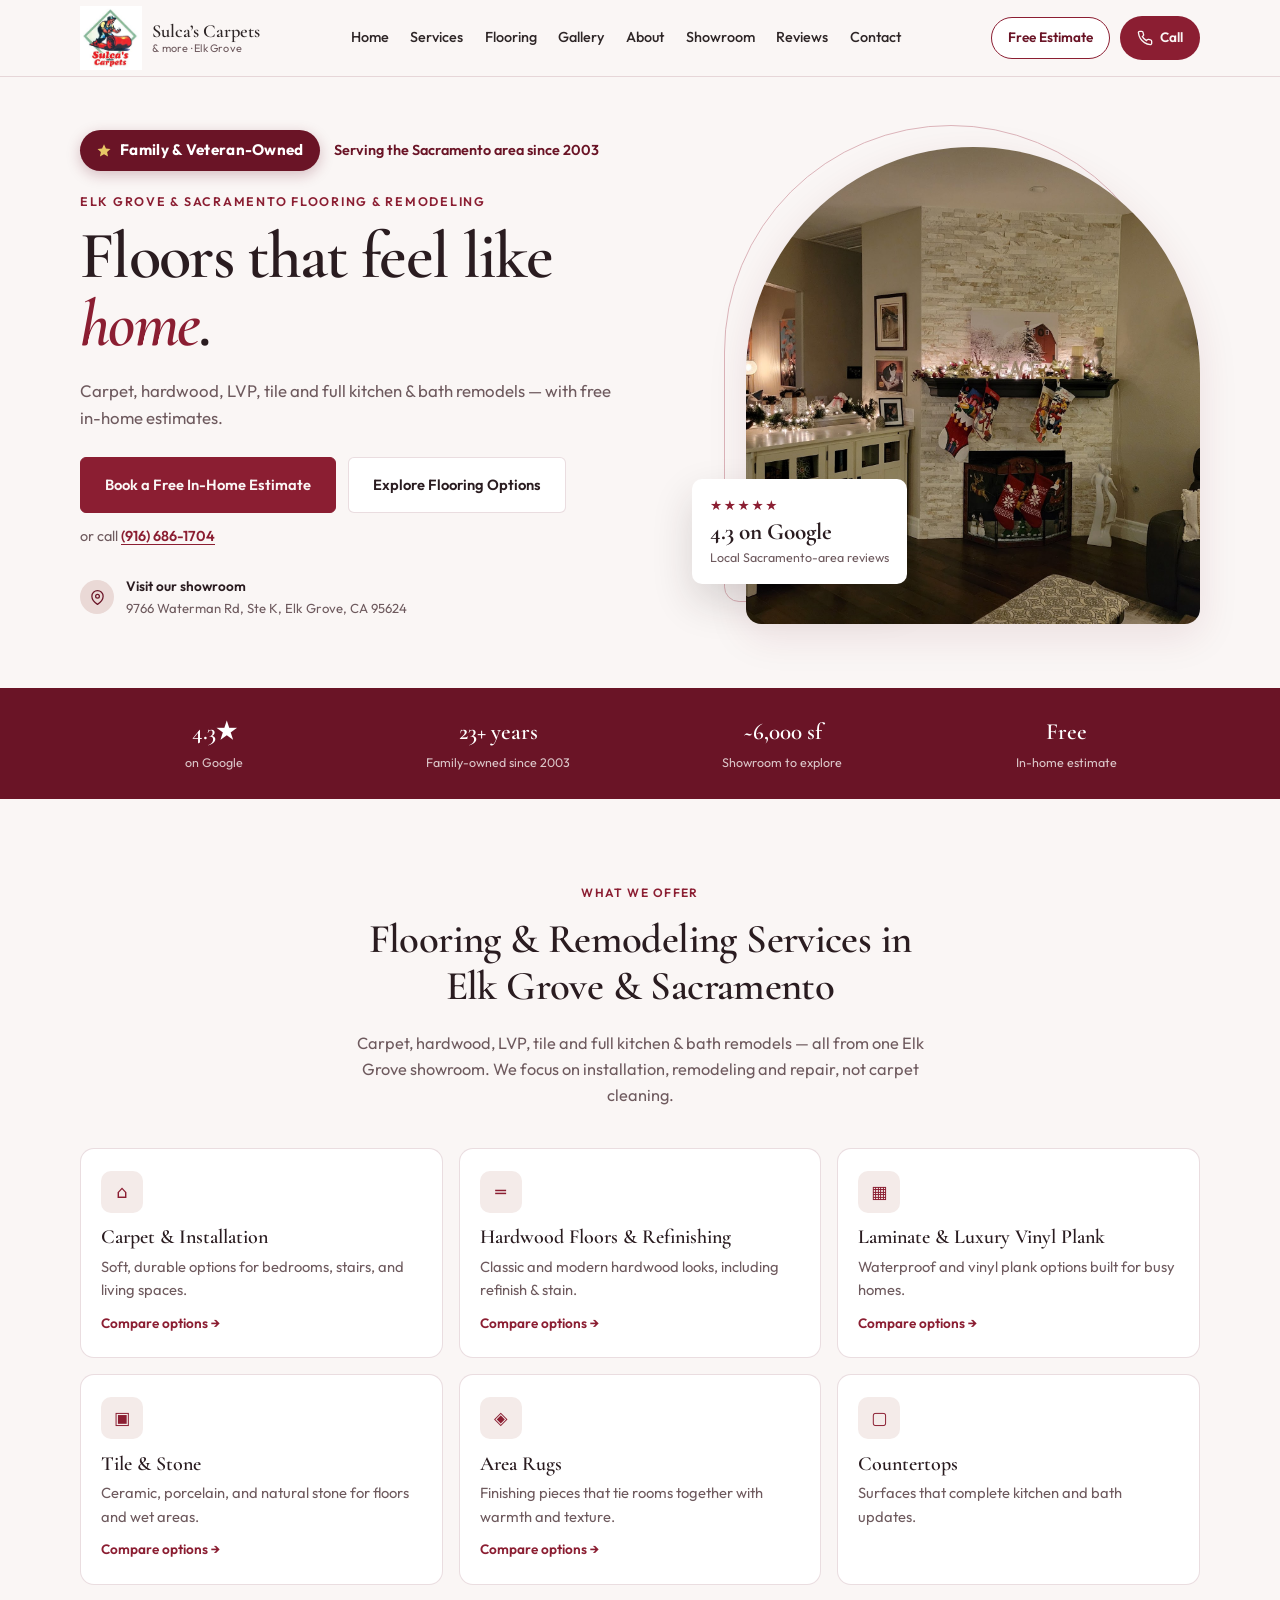
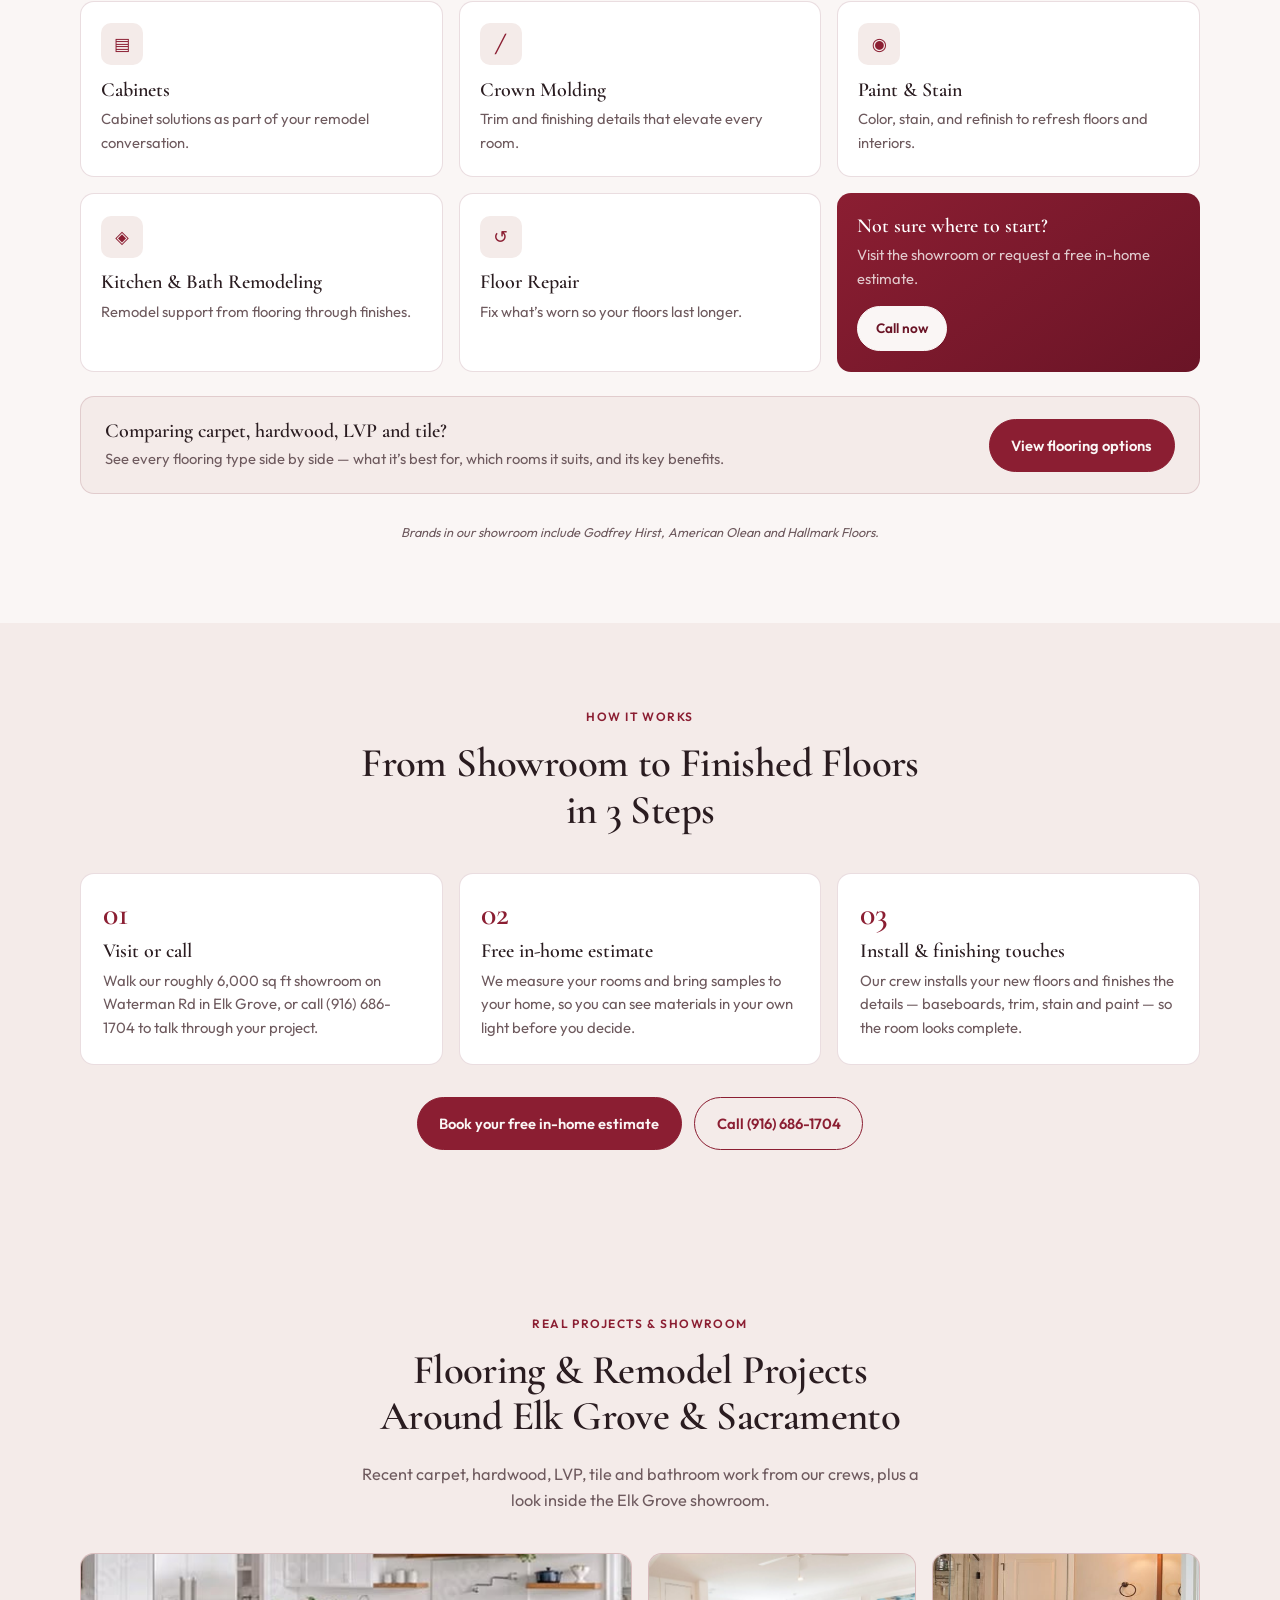
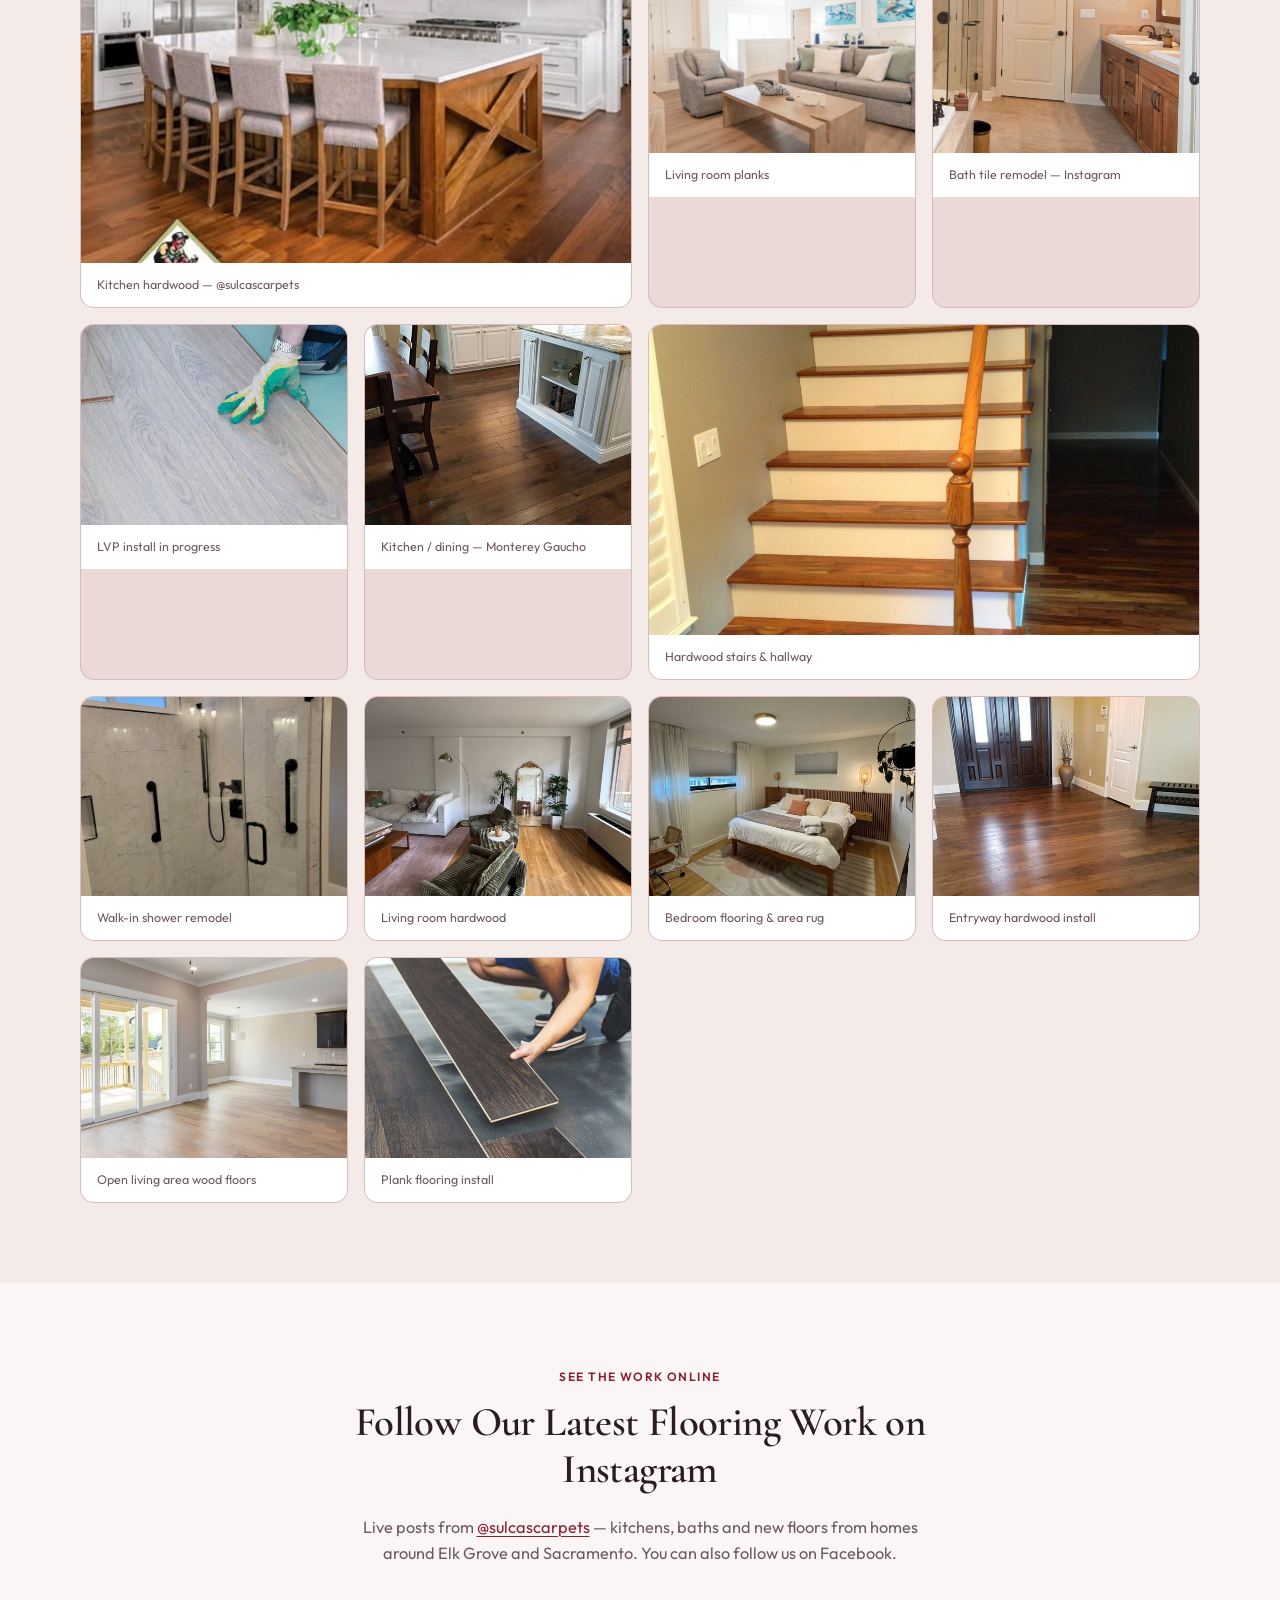
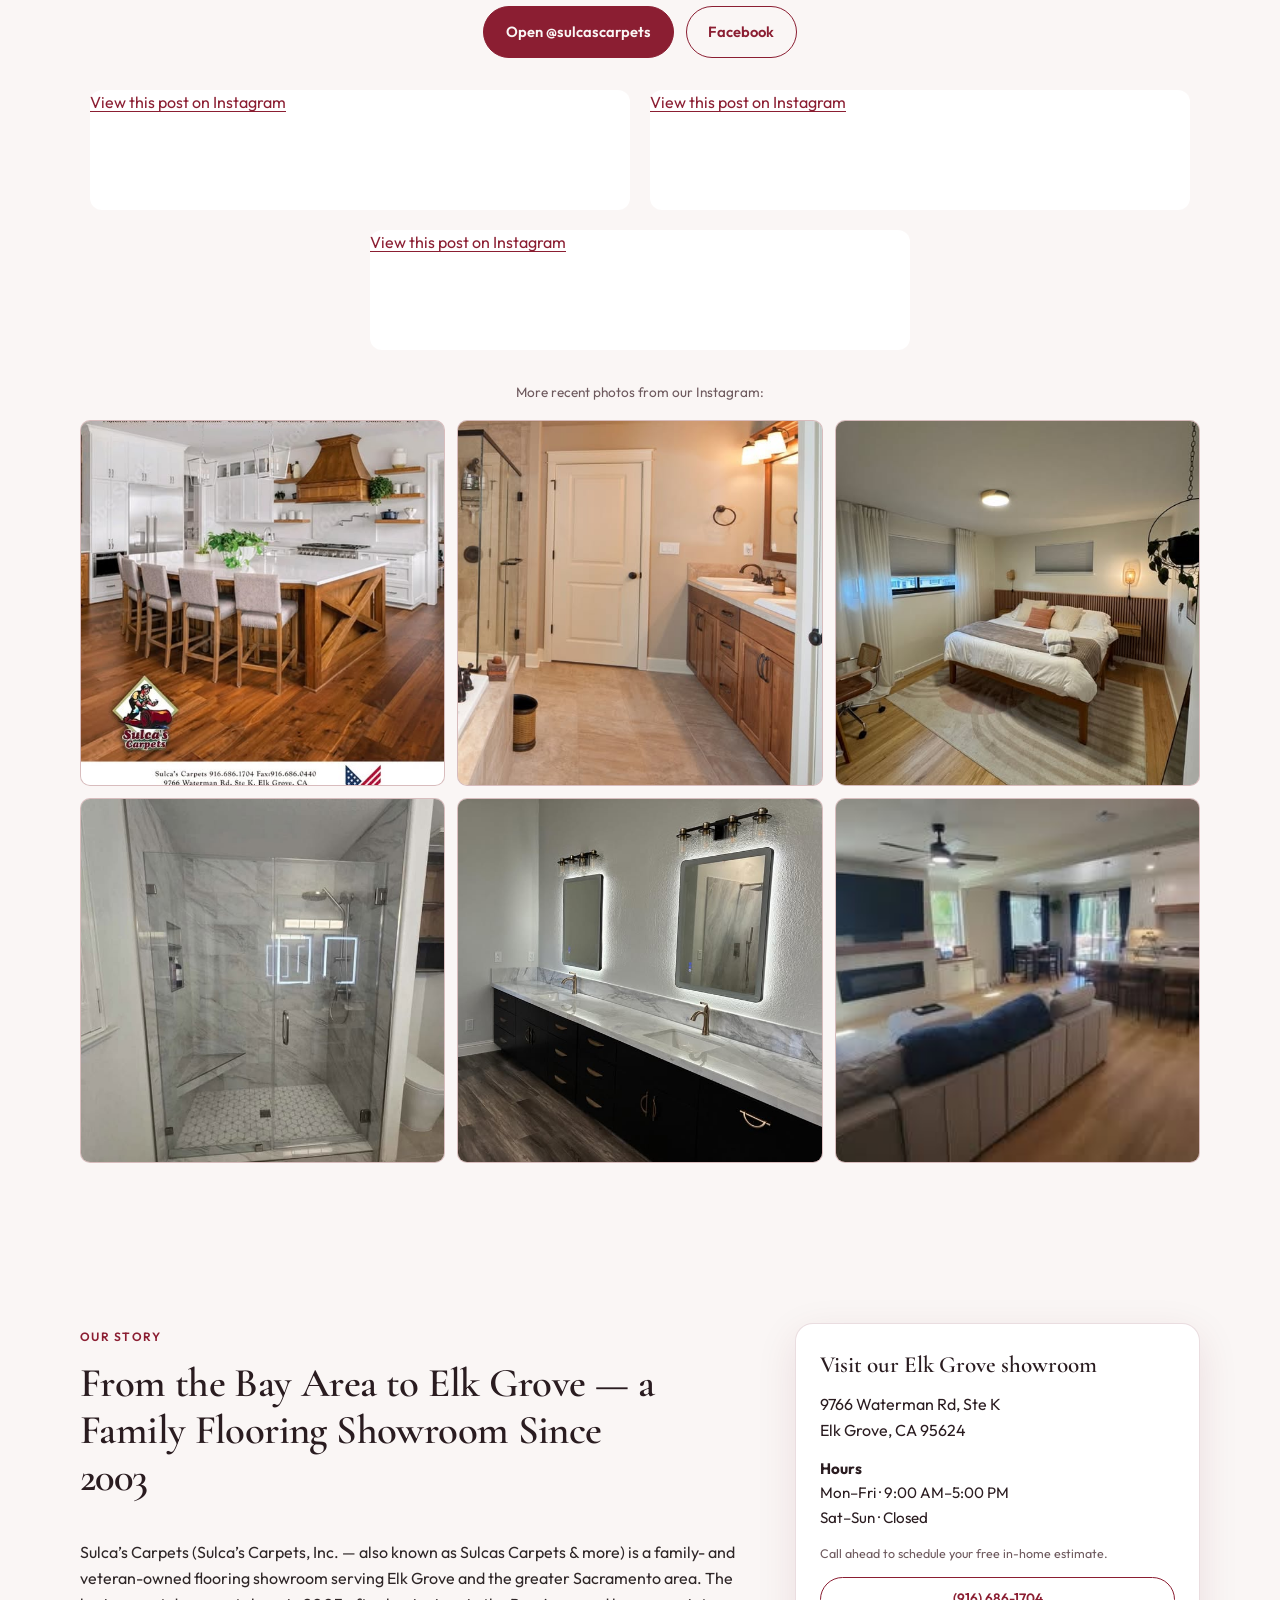
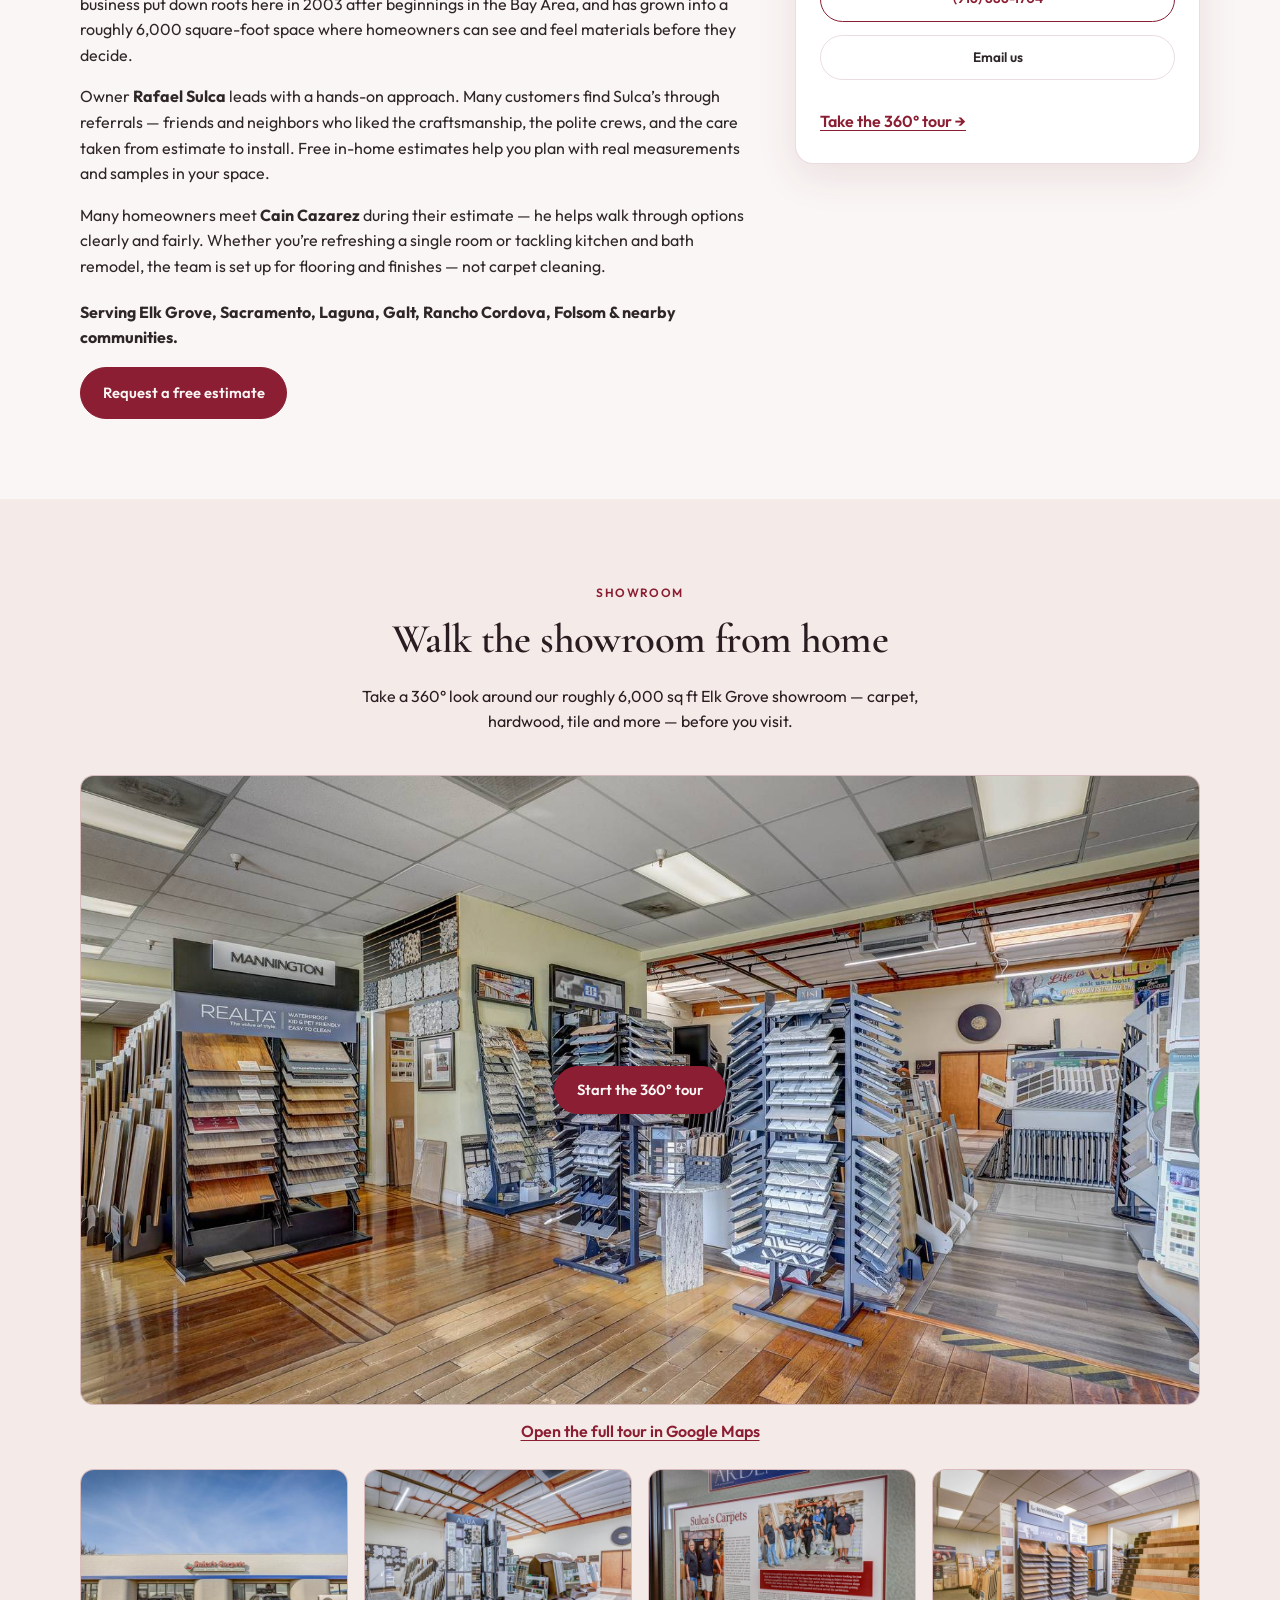
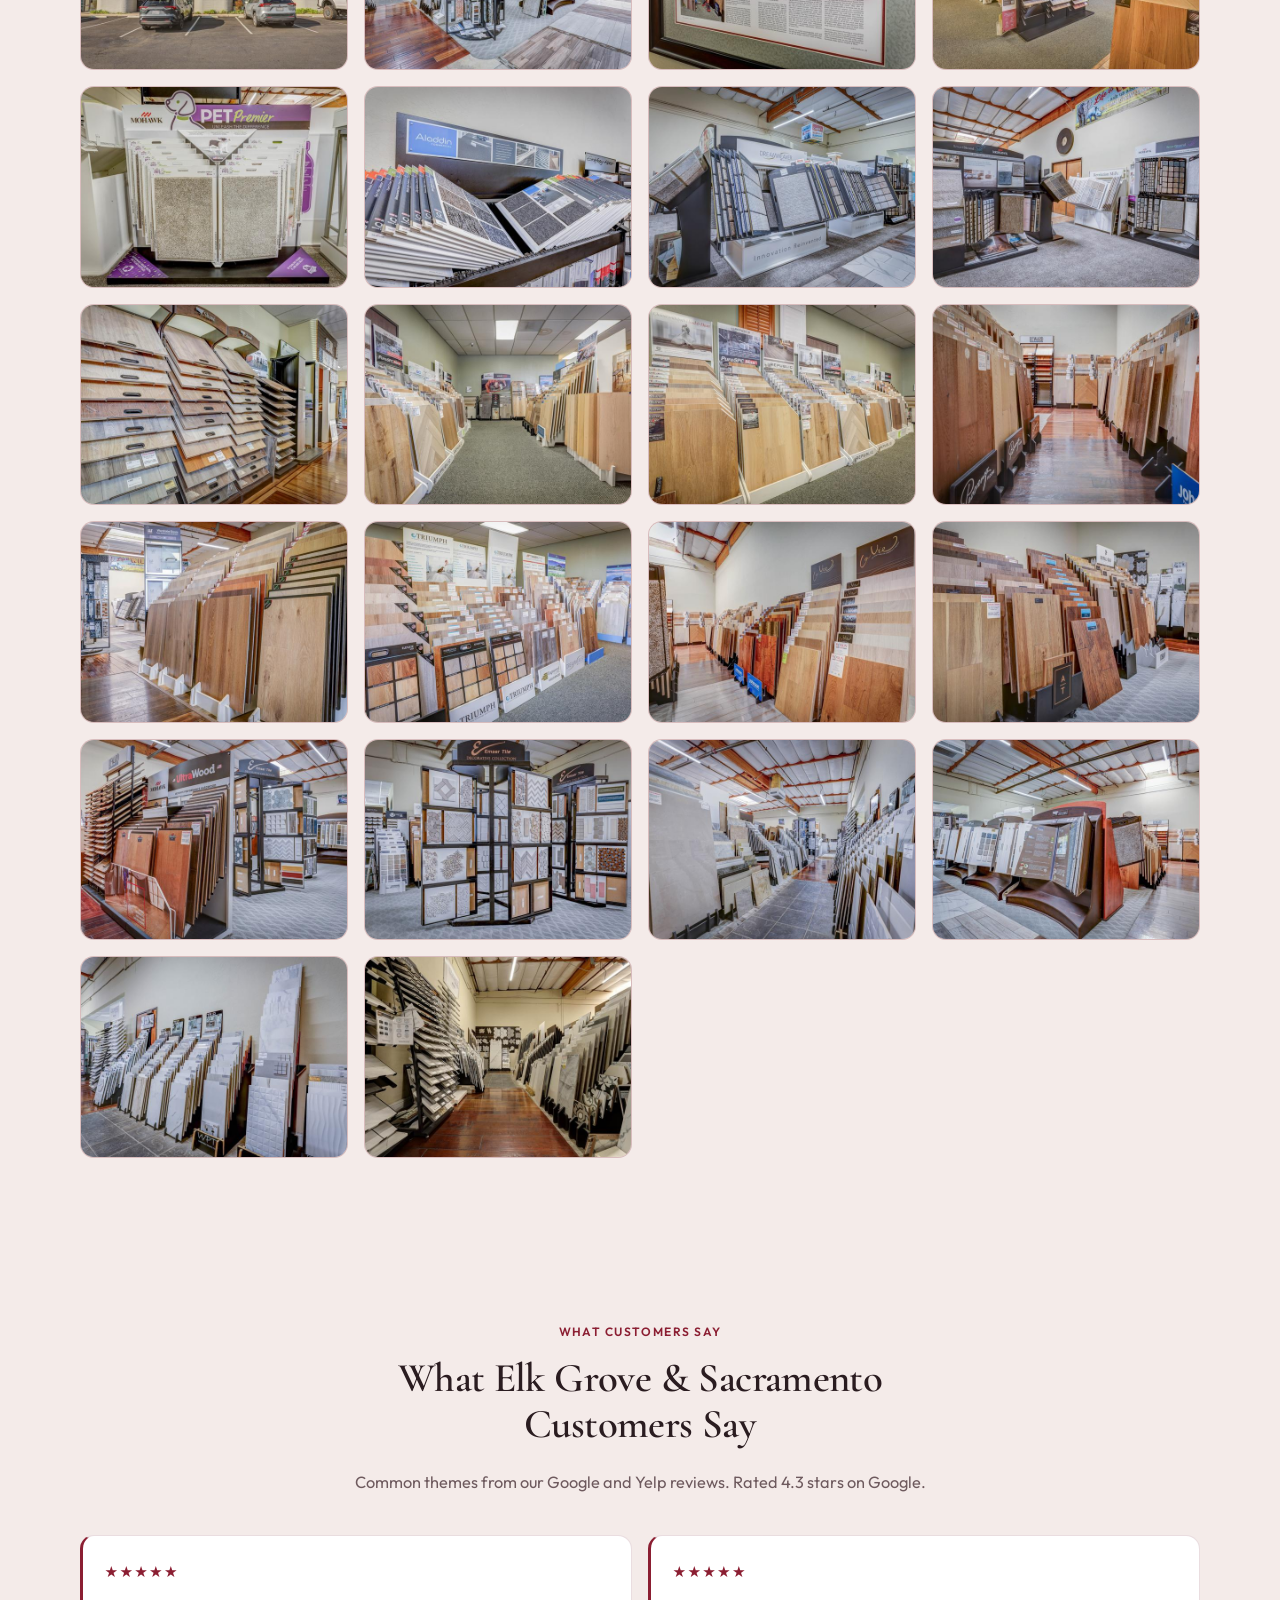
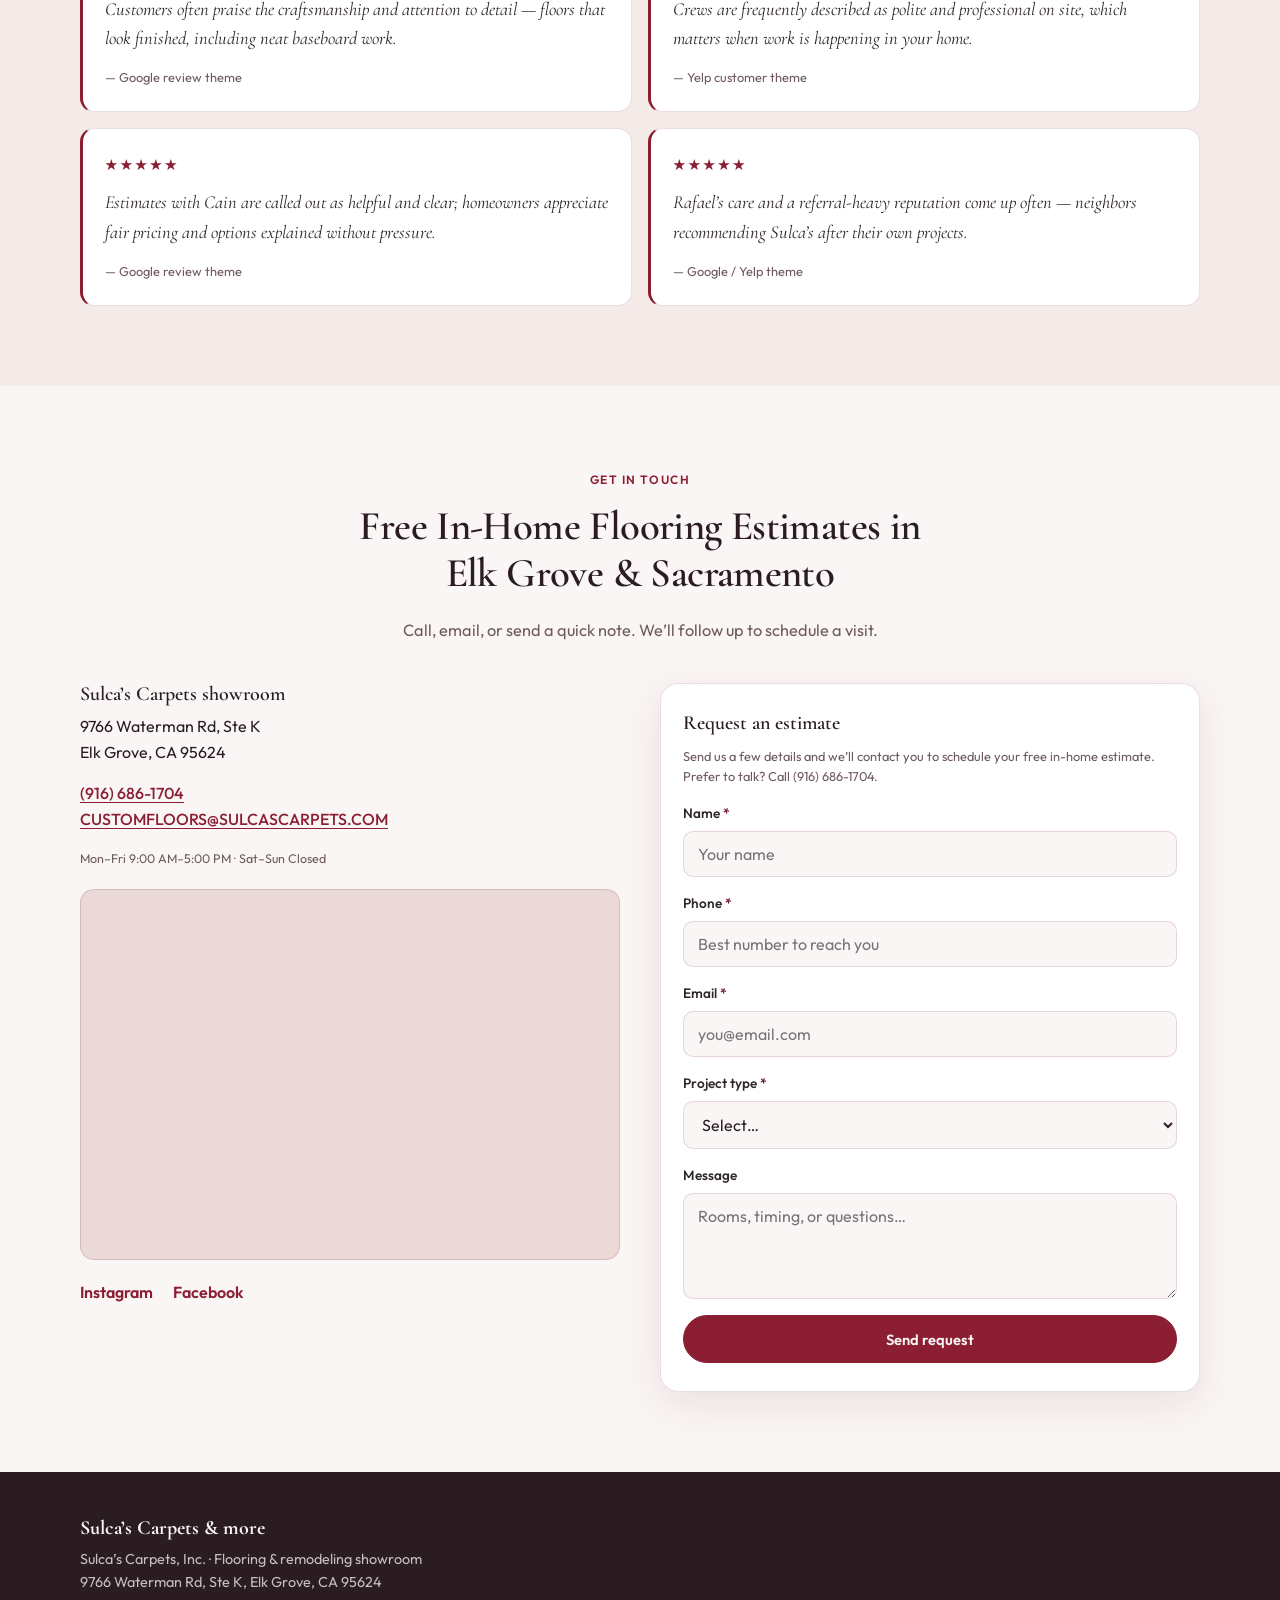
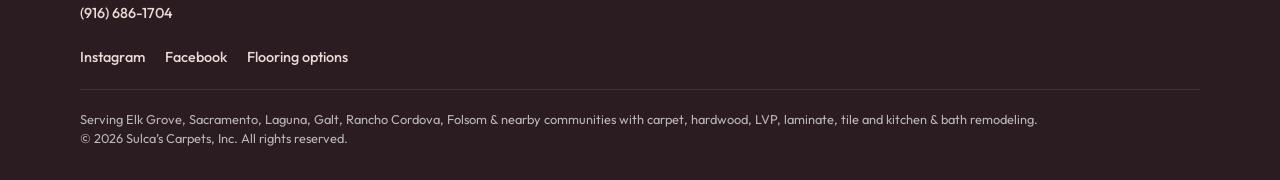
<file: index.html>
<!DOCTYPE html>
<html lang="en">
<head>
  <meta charset="UTF-8" />
  <meta name="viewport" content="width=device-width, initial-scale=1.0" />
  <meta name="referrer" content="strict-origin-when-cross-origin" />
  <title>Flooring &amp; Remodeling in Elk Grove &amp; Sacramento | Sulca's Carpets</title>
  <meta name="description" content="Elk Grove flooring showroom since 2003: carpet, hardwood, LVP, laminate, tile &amp; stone, area rugs, floor repair, plus kitchen &amp; bath remodeling, countertops and cabinets. Free estimates in Elk Grove &amp; Sacramento." />
  <meta name="keywords" content="Elk Grove flooring, Sacramento flooring, carpet installation, hardwood floors, hardwood refinishing, luxury vinyl plank, LVP, laminate, tile and stone, area rugs, floor repair, kitchen remodel, bathroom remodel, countertops, cabinets, crown molding, paint and stain" />
  <meta name="keywords" content="Sulca's Carpets, Sulcas Carpets, flooring Elk Grove, flooring Sacramento, flooring store Elk Grove, flooring showroom Elk Grove, flooring store Sacramento, carpet Elk Grove, carpet store Elk Grove, carpet installation Elk Grove, carpet installation Sacramento, carpet Laguna, carpet installation Folsom, carpet Rancho Cordova, carpet Galt, hardwood floors Elk Grove, hardwood flooring Sacramento, hardwood floor installation, hardwood floor refinishing Elk Grove, hardwood refinishing Sacramento, floor staining, luxury vinyl plank Elk Grove, LVP flooring Sacramento, LVP installation, vinyl plank flooring, waterproof flooring, laminate flooring Elk Grove, laminate flooring Sacramento, tile flooring Elk Grove, tile installation Sacramento, natural stone flooring, porcelain tile, ceramic tile, countertops Elk Grove, countertops Sacramento, cabinets Elk Grove, kitchen cabinets Sacramento, kitchen remodel Elk Grove, kitchen remodel Sacramento, bathroom remodel Elk Grove, bathroom remodel Sacramento, shower tile remodel, home remodeling contractor Elk Grove, remodeling contractor Sacramento, flooring contractor Elk Grove, area rugs Elk Grove, crown molding Elk Grove, floor repair Elk Grove, free in-home flooring estimate, Laguna flooring, Folsom flooring, Rancho Cordova flooring, Galt flooring, family-owned flooring store, veteran-owned flooring company" />
  <link rel="canonical" href="https://www.sulcascarpets.com/" />

  <!-- Local / geo -->
  <meta name="geo.region" content="US-CA" />
  <meta name="geo.placename" content="Elk Grove" />
  <meta name="geo.position" content="38.403346;-121.353083" />
  <meta name="ICBM" content="38.403346, -121.353083" />

  <!-- Open Graph -->
  <meta property="og:type" content="website" />
  <meta property="og:site_name" content="Sulca's Carpets" />
  <meta property="og:locale" content="en_US" />
  <meta property="og:url" content="https://www.sulcascarpets.com/" />
  <meta property="og:title" content="Flooring &amp; Remodeling in Elk Grove &amp; Sacramento | Sulca's Carpets" />
  <meta property="og:description" content="Family- and veteran-owned Elk Grove flooring showroom since 2003. Carpet, hardwood, LVP, tile, kitchen &amp; bath remodeling. Free in-home estimates." />
  <meta property="og:image" content="https://www.sulcascarpets.com/images/hero-2.jpg" />
  <meta property="og:image:width" content="2000" />
  <meta property="og:image:height" content="1500" />
  <meta property="og:image:alt" content="Living room with dark hardwood floors and a stacked-stone fireplace" />

  <!-- Twitter -->
  <meta name="twitter:card" content="summary_large_image" />
  <meta name="twitter:title" content="Flooring &amp; Remodeling in Elk Grove &amp; Sacramento | Sulca's Carpets" />
  <meta name="twitter:description" content="Family- and veteran-owned Elk Grove flooring showroom since 2003. Carpet, hardwood, LVP, tile, kitchen &amp; bath remodeling. Free in-home estimates." />
  <meta name="twitter:image" content="https://www.sulcascarpets.com/images/hero-2.jpg" />
  <meta name="twitter:image:alt" content="Living room with dark hardwood floors and a stacked-stone fireplace" />

  <meta name="theme-color" content="#8b1e32" />
  <link rel="icon" type="image/png" href="images/logo-sulcas.png" />
  <link rel="apple-touch-icon" href="images/logo-sulcas.png" />

  <script type="application/ld+json">
  {
    "@context": "https://schema.org",
    "@graph": [
      {
        "@type": [
          "HomeAndConstructionBusiness",
          "FlooringContractor"
        ],
        "@id": "https://www.sulcascarpets.com/#business",
        "name": "Sulca's Carpets",
        "legalName": "Sulca's Carpets, Inc.",
        "alternateName": [
          "Sulca's Carpets & More",
          "Sulcas Carpets"
        ],
        "description": "Family- and veteran-owned flooring showroom in Elk Grove, CA since 2003, offering carpet, hardwood, laminate, LVP, tile and stone, plus kitchen and bath remodeling with free in-home estimates.",
        "url": "https://www.sulcascarpets.com/",
        "logo": "https://www.sulcascarpets.com/images/logo-sulcas.png",
        "image": [
          "https://www.sulcascarpets.com/images/hero-2.jpg",
          "https://www.sulcascarpets.com/images/hero-1.jpg"
        ],
        "telephone": "+1-916-686-1704",
        "email": "CUSTOMFLOORS@SULCASCARPETS.COM",
        "foundingDate": "2003",
        "address": {
          "@type": "PostalAddress",
          "streetAddress": "9766 Waterman Rd, Ste K",
          "addressLocality": "Elk Grove",
          "addressRegion": "CA",
          "postalCode": "95624",
          "addressCountry": "US"
        },
        "geo": {
          "@type": "GeoCoordinates",
          "latitude": 38.403346,
          "longitude": -121.353083
        },
        "hasMap": "https://www.google.com/maps?q=9766+Waterman+Rd+Ste+K,+Elk+Grove,+CA+95624",
        "openingHours": "Mo-Fr 09:00-17:00",
        "openingHoursSpecification": [
          {
            "@type": "OpeningHoursSpecification",
            "dayOfWeek": [
              "Monday",
              "Tuesday",
              "Wednesday",
              "Thursday",
              "Friday"
            ],
            "opens": "09:00",
            "closes": "17:00"
          }
        ],
        "areaServed": [
          {
            "@type": "City",
            "name": "Elk Grove, CA"
          },
          {
            "@type": "City",
            "name": "Sacramento, CA"
          },
          {
            "@type": "City",
            "name": "Laguna, CA"
          },
          {
            "@type": "City",
            "name": "Galt, CA"
          },
          {
            "@type": "City",
            "name": "Rancho Cordova, CA"
          },
          {
            "@type": "City",
            "name": "Folsom, CA"
          },
          {
            "@type": "AdministrativeArea",
            "name": "Sacramento County, CA"
          }
        ],
        "sameAs": [
          "https://www.instagram.com/sulcascarpets/",
          "https://www.facebook.com/sulcascarpets"
        ],
        "hasOfferCatalog": {
          "@type": "OfferCatalog",
          "name": "Flooring & Remodeling Services",
          "itemListElement": [
            {
              "@type": "Offer",
              "itemOffered": {
                "@type": "Service",
                "name": "Carpet",
                "description": "Carpet sales and installation for bedrooms, stairs and living spaces.",
                "areaServed": "Elk Grove and Sacramento, CA"
              }
            },
            {
              "@type": "Offer",
              "itemOffered": {
                "@type": "Service",
                "name": "Hardwood Flooring",
                "description": "Hardwood flooring installation, refinishing and staining.",
                "areaServed": "Elk Grove and Sacramento, CA"
              }
            },
            {
              "@type": "Offer",
              "itemOffered": {
                "@type": "Service",
                "name": "Laminate & Luxury Vinyl Plank (LVP)",
                "description": "Waterproof laminate and luxury vinyl plank flooring.",
                "areaServed": "Elk Grove and Sacramento, CA"
              }
            },
            {
              "@type": "Offer",
              "itemOffered": {
                "@type": "Service",
                "name": "Tile & Stone",
                "description": "Ceramic, porcelain and natural stone tile for floors and wet areas.",
                "areaServed": "Elk Grove and Sacramento, CA"
              }
            },
            {
              "@type": "Offer",
              "itemOffered": {
                "@type": "Service",
                "name": "Area Rugs",
                "description": "Area rugs for living spaces.",
                "areaServed": "Elk Grove and Sacramento, CA"
              }
            },
            {
              "@type": "Offer",
              "itemOffered": {
                "@type": "Service",
                "name": "Countertops",
                "description": "Countertops for kitchen and bath updates.",
                "areaServed": "Elk Grove and Sacramento, CA"
              }
            },
            {
              "@type": "Offer",
              "itemOffered": {
                "@type": "Service",
                "name": "Cabinets",
                "description": "Cabinets for kitchen and bath remodels.",
                "areaServed": "Elk Grove and Sacramento, CA"
              }
            },
            {
              "@type": "Offer",
              "itemOffered": {
                "@type": "Service",
                "name": "Crown Molding",
                "description": "Crown molding, trim and finishing details.",
                "areaServed": "Elk Grove and Sacramento, CA"
              }
            },
            {
              "@type": "Offer",
              "itemOffered": {
                "@type": "Service",
                "name": "Paint & Stain",
                "description": "Paint, stain and refinishing for floors and interiors.",
                "areaServed": "Elk Grove and Sacramento, CA"
              }
            },
            {
              "@type": "Offer",
              "itemOffered": {
                "@type": "Service",
                "name": "Kitchen & Bath Remodeling",
                "description": "Kitchen and bathroom remodeling from flooring through finishes.",
                "areaServed": "Elk Grove and Sacramento, CA"
              }
            },
            {
              "@type": "Offer",
              "itemOffered": {
                "@type": "Service",
                "name": "Flooring Repair",
                "description": "Repair for worn or damaged floors.",
                "areaServed": "Elk Grove and Sacramento, CA"
              }
            },
            {
              "@type": "Offer",
              "name": "Free in-home estimate",
              "price": "0",
              "priceCurrency": "USD",
              "itemOffered": {
                "@type": "Service",
                "name": "In-home flooring & remodeling estimate"
              }
            }
          ]
        }
      },
      {
        "@type": "WebSite",
        "@id": "https://www.sulcascarpets.com/#website",
        "url": "https://www.sulcascarpets.com/",
        "name": "Sulca's Carpets",
        "inLanguage": "en-US",
        "publisher": {
          "@id": "https://www.sulcascarpets.com/#business"
        }
      }
    ]
  }
  </script>
  <link rel="preconnect" href="https://fonts.googleapis.com" />
  <link rel="preconnect" href="https://fonts.gstatic.com" crossorigin />
  <link href="https://fonts.googleapis.com/css2?family=Cormorant+Garamond:ital,wght@0,500;0,600;0,700;1,500;1,600&family=Outfit:wght@300;400;500;600;700&display=swap" rel="stylesheet" />
  <link rel="stylesheet" href="styles.css?v=lb1" />
</head>
<body>
  <!-- Sticky header -->
  <header class="site-header" id="top">
    <div class="header-inner">
      <a href="#home" class="logo" aria-label="Sulca's Carpets home">
        <img src="images/logo-sulcas.png" alt="Sulca's Carpets logo — Elk Grove flooring store" class="logo-img" width="306" height="317" />
        <span class="logo-text">
          <strong>Sulca’s Carpets</strong>
          <small>&amp; more · Elk Grove</small>
        </span>
      </a>

      <nav class="nav-desktop" aria-label="Primary">
        <a href="#home">Home</a>
        <a href="#services">Services</a>
        <a href="flooring.html">Flooring</a>
        <a href="#gallery">Gallery</a>
        <a href="#about">About</a>
        <a href="#showroom">Showroom</a>
        <a href="#reviews">Reviews</a>
        <a href="#contact">Contact</a>
      </nav>

      <div class="header-actions">
        <a class="btn btn-estimate" href="#estimateForm">Free Estimate</a>
        <a class="btn btn-call" href="tel:+19166861704">
          <svg width="16" height="16" viewBox="0 0 24 24" fill="none" stroke="currentColor" stroke-width="2" aria-hidden="true"><path d="M22 16.92v3a2 2 0 0 1-2.18 2 19.79 19.79 0 0 1-8.63-3.07 19.5 19.5 0 0 1-6-6 19.79 19.79 0 0 1-3.07-8.67A2 2 0 0 1 4.11 2h3a2 2 0 0 1 2 1.72c.127.96.361 1.903.7 2.81a2 2 0 0 1-.45 2.11L8.09 9.91a16 16 0 0 0 6 6l1.27-1.27a2 2 0 0 1 2.11-.45c.907.339 1.85.573 2.81.7A2 2 0 0 1 22 16.92z"/></svg>
          Call
        </a>
        <button class="nav-toggle" id="navToggle" aria-label="Open menu" aria-expanded="false" aria-controls="mobileNav">
          <span></span><span></span><span></span>
        </button>
      </div>
    </div>

    <nav class="nav-mobile" id="mobileNav" aria-label="Mobile" hidden>
      <a href="#home">Home</a>
      <a href="#services">Services</a>
      <a href="flooring.html">Flooring</a>
      <a href="#gallery">Gallery</a>
      <a href="#about">About</a>
      <a href="#showroom">Showroom</a>
      <a href="#reviews">Reviews</a>
      <a href="#contact">Contact</a>
      <a class="btn btn-outline btn-block" href="#estimateForm">Book a free in-home estimate</a>
      <a class="btn btn-primary btn-block" href="tel:+19166861704">Call (916) 686-1704</a>
    </nav>
  </header>

  <main>
    <!-- Hero -->
    <section class="hero" id="home">
      <div class="container hero-layout">
        <div class="hero-content">
          <p class="hero-badge"><span class="hero-badge-pill"><svg aria-hidden="true" viewBox="0 0 24 24" width="16" height="16"><path fill="currentColor" d="M12 2l2.9 6.26 6.85.74-5.1 4.63 1.42 6.75L12 16.98 5.93 20.38l1.42-6.75L2.25 9l6.85-.74z"/></svg>Family &amp; Veteran-Owned</span><span class="hero-badge-since">Serving the Sacramento area since 2003</span></p>
          <h1><span class="hero-kicker">Elk Grove &amp; Sacramento Flooring &amp; Remodeling</span> Floors that feel like <em>home</em>.</h1>
          <p class="hero-sub">Carpet, hardwood, LVP, tile and full kitchen &amp; bath remodels — with free in-home estimates.</p>
          <div class="hero-ctas">
            <a class="btn btn-primary" href="#estimateForm">Book a Free In-Home Estimate</a>
            <a class="btn btn-outline" href="flooring.html">Explore Flooring Options</a>
          </div>
          <p class="hero-call">or call <a href="tel:+19166861704">(916) 686-1704</a></p>
          <div class="hero-address">
            <span class="hero-address-icon" aria-hidden="true">
              <svg width="15" height="15" viewBox="0 0 24 24" fill="none" stroke="currentColor" stroke-width="2"><path d="M21 10c0 7-9 13-9 13s-9-6-9-13a9 9 0 0 1 18 0z"/><circle cx="12" cy="10" r="3"/></svg>
            </span>
            <span>
              <strong>Visit our showroom</strong>
              <span class="hero-address-line">9766 Waterman Rd, Ste K, Elk Grove, CA 95624</span>
            </span>
          </div>
        </div>

        <div class="hero-media">
          <div class="hero-arch" aria-hidden="true"></div>
          <img class="hero-photo" src="images/hero-2.jpg" alt="Living room with dark hardwood floors and a stacked-stone fireplace, hardwood flooring by Sulca's Carpets in Elk Grove" width="2000" height="1500" fetchpriority="high" />
          <div class="hero-rating" aria-label="Rated 4.3 on Google">
            <span class="hero-stars" aria-hidden="true">★★★★★</span>
            <strong>4.3 on Google</strong>
            <span class="hero-rating-caption">Local Sacramento-area reviews</span>
          </div>
        </div>
      </div>
    </section>

    <!-- Trust strip -->
    <section class="trust-strip" aria-label="Highlights">
      <div class="container trust-grid">
        <div class="trust-item">
          <span class="trust-value">4.3★</span>
          <span class="trust-label">on Google</span>
        </div>
        <div class="trust-item">
          <span class="trust-value">23+ years</span>
          <span class="trust-label">Family-owned since 2003</span>
        </div>
        <div class="trust-item">
          <span class="trust-value">~6,000 sf</span>
          <span class="trust-label">Showroom to explore</span>
        </div>
        <div class="trust-item">
          <span class="trust-value">Free</span>
          <span class="trust-label">In-home estimate</span>
        </div>
      </div>
    </section>

    <!-- Services -->
    <section class="section" id="services">
      <div class="container">
        <header class="section-head">
          <p class="eyebrow">What we offer</p>
          <h2>Flooring &amp; Remodeling Services in Elk Grove &amp; Sacramento</h2>
          <p class="section-lead">Carpet, hardwood, LVP, tile and full kitchen &amp; bath remodels — all from one Elk Grove showroom. We focus on installation, remodeling and repair, not carpet cleaning.</p>
        </header>

        <div class="services-grid">
          <article class="service-card">
            <div class="service-icon" aria-hidden="true">⌂</div>
            <h3>Carpet &amp; Installation</h3>
            <p>Soft, durable options for bedrooms, stairs, and living spaces.</p>
            <a class="card-link" href="flooring.html#carpet">Compare options →</a>
          </article>
          <article class="service-card">
            <div class="service-icon" aria-hidden="true">═</div>
            <h3>Hardwood Floors &amp; Refinishing</h3>
            <p>Classic and modern hardwood looks, including refinish &amp; stain.</p>
            <a class="card-link" href="flooring.html#hardwood">Compare options →</a>
          </article>
          <article class="service-card">
            <div class="service-icon" aria-hidden="true">▦</div>
            <h3>Laminate &amp; Luxury Vinyl Plank</h3>
            <p>Waterproof and vinyl plank options built for busy homes.</p>
            <a class="card-link" href="flooring.html#lvp">Compare options →</a>
          </article>
          <article class="service-card">
            <div class="service-icon" aria-hidden="true">▣</div>
            <h3>Tile &amp; Stone</h3>
            <p>Ceramic, porcelain, and natural stone for floors and wet areas.</p>
            <a class="card-link" href="flooring.html#tile">Compare options →</a>
          </article>
          <article class="service-card">
            <div class="service-icon" aria-hidden="true">◈</div>
            <h3>Area Rugs</h3>
            <p>Finishing pieces that tie rooms together with warmth and texture.</p>
            <a class="card-link" href="flooring.html#area-rugs">Compare options →</a>
          </article>
          <article class="service-card">
            <div class="service-icon" aria-hidden="true">▢</div>
            <h3>Countertops</h3>
            <p>Surfaces that complete kitchen and bath updates.</p>
          </article>
          <article class="service-card">
            <div class="service-icon" aria-hidden="true">▤</div>
            <h3>Cabinets</h3>
            <p>Cabinet solutions as part of your remodel conversation.</p>
          </article>
          <article class="service-card">
            <div class="service-icon" aria-hidden="true">╱</div>
            <h3>Crown Molding</h3>
            <p>Trim and finishing details that elevate every room.</p>
          </article>
          <article class="service-card">
            <div class="service-icon" aria-hidden="true">◉</div>
            <h3>Paint &amp; Stain</h3>
            <p>Color, stain, and refinish to refresh floors and interiors.</p>
          </article>
          <article class="service-card">
            <div class="service-icon" aria-hidden="true">◈</div>
            <h3>Kitchen &amp; Bath Remodeling</h3>
            <p>Remodel support from flooring through finishes.</p>
          </article>
          <article class="service-card">
            <div class="service-icon" aria-hidden="true">↺</div>
            <h3>Floor Repair</h3>
            <p>Fix what’s worn so your floors last longer.</p>
          </article>
          <article class="service-card service-card-cta">
            <h3>Not sure where to start?</h3>
            <p>Visit the showroom or request a free in-home estimate.</p>
            <a class="btn btn-primary btn-sm" href="tel:+19166861704">Call now</a>
          </article>
        </div>

        <div class="flooring-promo">
          <div>
            <h3>Comparing carpet, hardwood, LVP and tile?</h3>
            <p>See every flooring type side by side — what it’s best for, which rooms it suits, and its key benefits.</p>
          </div>
          <a class="btn btn-primary" href="flooring.html">View flooring options</a>
        </div>

        <p class="dealer-note">
          Brands in our showroom include Godfrey Hirst, American Olean and Hallmark Floors.
        </p>
      </div>
    </section>

    <!-- How it works -->
    <section class="section section-alt steps-section" id="how-it-works">
      <div class="container">
        <header class="section-head">
          <p class="eyebrow">How it works</p>
          <h2>From Showroom to Finished Floors in 3 Steps</h2>
        </header>
        <ol class="steps-grid">
          <li class="step-card">
            <span class="step-num" aria-hidden="true">01</span>
            <h3>Visit or call</h3>
            <p>Walk our roughly 6,000 sq ft showroom on Waterman Rd in Elk Grove, or call (916) 686-1704 to talk through your project.</p>
          </li>
          <li class="step-card">
            <span class="step-num" aria-hidden="true">02</span>
            <h3>Free in-home estimate</h3>
            <p>We measure your rooms and bring samples to your home, so you can see materials in your own light before you decide.</p>
          </li>
          <li class="step-card">
            <span class="step-num" aria-hidden="true">03</span>
            <h3>Install &amp; finishing touches</h3>
            <p>Our crew installs your new floors and finishes the details — baseboards, trim, stain and paint — so the room looks complete.</p>
          </li>
        </ol>
        <div class="steps-cta">
          <a class="btn btn-primary" href="#estimateForm">Book your free in-home estimate</a>
          <a class="btn btn-outline" href="tel:+19166861704">Call (916) 686-1704</a>
        </div>
      </div>
    </section>

    <!-- Gallery -->
    <section class="section section-alt" id="gallery">
      <div class="container">
        <header class="section-head">
          <p class="eyebrow">Real projects &amp; showroom</p>
          <h2>Flooring &amp; Remodel Projects Around Elk Grove &amp; Sacramento</h2>
          <p class="section-lead">Recent carpet, hardwood, LVP, tile and bathroom work from our crews, plus a look inside the Elk Grove showroom.</p>
        </header>

        <div class="gallery-grid">
          <figure class="gallery-item">
            <img src="images/ig-01.jpg" alt="Kitchen remodel with large island and hardwood floors by Sulca's Carpets" loading="lazy" width="542" height="640" />
            <figcaption>Kitchen hardwood — @sulcascarpets</figcaption>
          </figure>
          <figure class="gallery-item">
            <img src="images/fb-04.jpg" alt="Living room with light wood-look plank flooring installed in the Elk Grove area" loading="lazy" width="1078" height="1078" />
            <figcaption>Living room planks</figcaption>
          </figure>
          <figure class="gallery-item">
            <img src="images/ig-03.jpg" alt="Bathroom remodel with tile flooring, wood vanity and glass shower by Sulca's Carpets" loading="lazy" width="512" height="640" />
            <figcaption>Bath tile remodel — Instagram</figcaption>
          </figure>
          <figure class="gallery-item">
            <img src="images/fb-01.jpg" alt="Installer laying light gray luxury vinyl plank (LVP) flooring" loading="lazy" width="891" height="1113" />
            <figcaption>LVP install in progress</figcaption>
          </figure>
          <figure class="gallery-item">
            <img src="images/gallery-03.jpg" alt="Kitchen and dining room with Monterey Gaucho hardwood floors by Sulca’s Carpets" loading="lazy" width="500" height="400" />
            <figcaption>Kitchen / dining — Monterey Gaucho</figcaption>
          </figure>
          <figure class="gallery-item">
            <img src="images/gallery-01.jpg" alt="Hardwood staircase and hallway flooring installation by Sulca’s Carpets, Elk Grove" loading="lazy" width="2000" height="2000" />
            <figcaption>Hardwood stairs &amp; hallway</figcaption>
          </figure>
          <figure class="gallery-item">
            <img src="images/gallery-06.jpg" alt="Bathroom remodel with walk-in shower and marble tile" loading="lazy" width="1200" height="1600" />
            <figcaption>Walk-in shower remodel</figcaption>
          </figure>
          <figure class="gallery-item">
            <img src="images/fb-02.jpg" alt="Living room with warm hardwood floors installed by Sulca's Carpets" loading="lazy" width="1057" height="1321" />
            <figcaption>Living room hardwood</figcaption>
          </figure>
          <figure class="gallery-item">
            <img src="images/ig-04.jpg" alt="Bedroom with light wood flooring and an area rug installed by Sulca's Carpets" loading="lazy" width="512" height="640" />
            <figcaption>Bedroom flooring &amp; area rug</figcaption>
          </figure>
          <figure class="gallery-item">
            <img src="images/gallery-02.jpg" alt="Entryway with Hallmark Monterey Gaucho hardwood floors installed by Sulca's Carpets" loading="lazy" width="500" height="400" />
            <figcaption>Entryway hardwood install</figcaption>
          </figure>
          <figure class="gallery-item">
            <img src="images/fb-03.jpg" alt="Open living area with light wood floors installed by Sulca's Carpets" loading="lazy" width="1057" height="1321" />
            <figcaption>Open living area wood floors</figcaption>
          </figure>
          <figure class="gallery-item">
            <img src="images/fb-06.jpg" alt="Dark wood-look plank flooring being installed" loading="lazy" width="1057" height="1321" />
            <figcaption>Plank flooring install</figcaption>
          </figure>
        </div>
      </div>
    </section>


    <!-- Instagram -->
    <section class="section" id="instagram">
      <div class="container">
        <header class="section-head">
          <p class="eyebrow">See the work online</p>
          <h2>Follow Our Latest Flooring Work on Instagram</h2>
          <p class="section-lead">
            Live posts from
            <a href="https://www.instagram.com/sulcascarpets/" target="_blank" rel="me noopener noreferrer">@sulcascarpets</a>
            — kitchens, baths and new floors from homes around Elk Grove and Sacramento. You can also follow us on Facebook.
          </p>
        </header>

        <div class="ig-actions">
          <a class="btn btn-primary" href="https://www.instagram.com/sulcascarpets/" target="_blank" rel="me noopener noreferrer">Open @sulcascarpets</a>
          <a class="btn btn-outline" href="https://www.facebook.com/sulcascarpets" target="_blank" rel="me noopener noreferrer">Facebook</a>
        </div>

        <div class="ig-embed-grid" id="igEmbedGrid">
          <blockquote class="instagram-media" data-instgrm-permalink="https://www.instagram.com/p/DaJUO8sS0Fi/" data-instgrm-version="14" style="background:#FFF; border:0; border-radius:12px; margin:0; max-width:540px; min-width:280px; width:100%; padding:0;">
            <a href="https://www.instagram.com/p/DaJUO8sS0Fi/" target="_blank" rel="noopener noreferrer">View this post on Instagram</a>
          </blockquote>
          <blockquote class="instagram-media" data-instgrm-permalink="https://www.instagram.com/p/Dc9Qe5xD11F/" data-instgrm-version="14" style="background:#FFF; border:0; border-radius:12px; margin:0; max-width:540px; min-width:280px; width:100%; padding:0;">
            <a href="https://www.instagram.com/p/Dc9Qe5xD11F/" target="_blank" rel="noopener noreferrer">View this post on Instagram</a>
          </blockquote>
          <blockquote class="instagram-media" data-instgrm-permalink="https://www.instagram.com/p/DbN_PNak25G/" data-instgrm-version="14" style="background:#FFF; border:0; border-radius:12px; margin:0; max-width:540px; min-width:280px; width:100%; padding:0;">
            <a href="https://www.instagram.com/p/DbN_PNak25G/" target="_blank" rel="noopener noreferrer">View this post on Instagram</a>
          </blockquote>
        </div>

        <p class="ig-fallback-label">More recent photos from our Instagram:</p>
        <div class="ig-local-grid" aria-label="Instagram photo captures">
          <a class="ig-tile" href="https://www.instagram.com/sulcascarpets/" target="_blank" rel="me noopener noreferrer">
            <img src="images/ig-01.jpg" alt="Kitchen remodel with hardwood floors — Sulca's Carpets Instagram" loading="lazy" width="542" height="640" />
          </a>
          <a class="ig-tile" href="https://www.instagram.com/sulcascarpets/" target="_blank" rel="me noopener noreferrer">
            <img src="images/ig-03.jpg" alt="Bathroom remodel with tile floor and wood vanity — Sulca's Carpets Instagram" loading="lazy" width="512" height="640" />
          </a>
          <a class="ig-tile" href="https://www.instagram.com/sulcascarpets/" target="_blank" rel="me noopener noreferrer">
            <img src="images/ig-04.jpg" alt="Bedroom with light wood flooring and area rug — Sulca's Carpets Instagram" loading="lazy" width="512" height="640" />
          </a>
          <a class="ig-tile" href="https://www.instagram.com/sulcascarpets/" target="_blank" rel="me noopener noreferrer">
            <img src="images/ig-05.jpg" alt="Walk-in glass shower with marble tile — bathroom remodel by Sulca's Carpets" loading="lazy" width="633" height="640" />
          </a>
          <a class="ig-tile" href="https://www.instagram.com/sulcascarpets/" target="_blank" rel="me noopener noreferrer">
            <img src="images/ig-06.jpg" alt="Bathroom remodel with double vanity and lighted mirrors — Sulca's Carpets" loading="lazy" width="640" height="640" />
          </a>
          <a class="ig-tile" href="https://www.instagram.com/sulcascarpets/" target="_blank" rel="me noopener noreferrer">
            <img src="images/ig-02.jpg" alt="Open living room and kitchen with light wood-look flooring — Sulca's Carpets Instagram" loading="lazy" width="450" height="253" />
          </a>
        </div>
      </div>
    </section>

    <!-- About -->
    <section class="section" id="about">
      <div class="container about-layout">
        <div class="about-copy">
          <header class="section-head left">
            <p class="eyebrow">Our story</p>
            <h2>From the Bay Area to Elk Grove — a Family Flooring Showroom Since 2003</h2>
          </header>
          <p>
            Sulca’s Carpets (Sulca’s Carpets, Inc. — also known as Sulcas Carpets &amp; more) is a family- and
            veteran-owned flooring showroom serving Elk Grove and the greater Sacramento area. The business put down roots here in 2003 after
            beginnings in the Bay Area, and has grown into a roughly 6,000 square-foot space where homeowners can
            see and feel materials before they decide.
          </p>
          <p>
            Owner <strong>Rafael Sulca</strong> leads with a hands-on approach. Many customers find Sulca’s through
            referrals — friends and neighbors who liked the craftsmanship, the polite crews, and the care taken from
            estimate to install. Free in-home estimates help you plan with real measurements and samples in your space.
          </p>
          <p>
            Many homeowners meet <strong>Cain Cazarez</strong> during their estimate — he helps walk through options
            clearly and fairly. Whether you’re refreshing a single room or tackling kitchen and bath remodel,
            the team is set up for flooring and finishes — not carpet cleaning.
          </p>
          <p class="service-area">
            <strong>Serving Elk Grove, Sacramento, Laguna, Galt, Rancho Cordova, Folsom &amp; nearby communities.</strong>
          </p>
          <a class="btn btn-primary" href="#estimateForm">Request a free estimate</a>
        </div>
        <aside class="about-card">
          <h3>Visit our Elk Grove showroom</h3>
          <p class="about-card-address">9766 Waterman Rd, Ste K<br />Elk Grove, CA 95624</p>
          <p class="hours">
            <strong>Hours</strong><br />
            Mon–Fri · 9:00 AM–5:00 PM<br />
            Sat–Sun · Closed
          </p>
          <p class="hours-note">Call ahead to schedule your free in-home estimate.</p>
          <a class="btn btn-outline btn-sm" href="tel:+19166861704">(916) 686-1704</a>
          <a class="btn btn-ghost btn-sm" href="mailto:CUSTOMFLOORS@SULCASCARPETS.COM">Email us</a>
          <p class="about-tour-link"><a href="#showroom">Take the 360° tour →</a></p>
        </aside>
      </div>
    </section>

    <!-- Showroom 360 tour -->
    <section class="section section-alt" id="showroom">
      <div class="container">
        <header class="section-head">
          <p class="eyebrow">Showroom</p>
          <h2>Walk the showroom from home</h2>
          <p>Take a 360° look around our roughly 6,000 sq ft Elk Grove showroom — carpet, hardwood, tile and more — before you visit.</p>
        </header>
        <div class="tour-wrap" id="tourWrap">
          <img class="tour-poster" src="images/showroom-entrance-sample-displays-elk-grove.jpg" alt="Inside the Sulca’s Carpets showroom with flooring sample displays" width="1600" height="1067" loading="lazy" decoding="async" />
          <button type="button" class="btn btn-primary tour-start" id="tourStart">Start the 360° tour</button>
        </div>
        <p class="tour-fallback"><a href="https://maps.app.goo.gl/3vBXaqD1e3XQTEc38" target="_blank" rel="noopener">Open the full tour in Google Maps</a></p>
        <div class="showroom-strip" id="showroomStrip" aria-label="Showroom photos">
          <a class="showroom-photo" data-lightbox href="images/showroom-storefront-elk-grove.jpg">
            <img src="images/showroom-storefront-elk-grove-thumb.jpg" alt="Sulca’s Carpets storefront on Waterman Road in Elk Grove" loading="lazy" decoding="async" width="600" height="450" />
          </a>
          <a class="showroom-photo" data-lightbox href="images/showroom-wide-overview-elk-grove.jpg">
            <img src="images/showroom-wide-overview-elk-grove-thumb.jpg" alt="Wide view of the Sulca’s Carpets showroom floor with tile, carpet and wood displays" loading="lazy" decoding="async" width="600" height="450" />
          </a>
          <a class="showroom-photo" data-lightbox href="images/showroom-family-photo-frame-wall-elk-grove.jpg">
            <img src="images/showroom-family-photo-frame-wall-elk-grove-thumb.jpg" alt="Framed family photo and newspaper feature about Sulca’s Carpets hanging on the showroom wall in Elk Grove" loading="lazy" decoding="async" width="600" height="450" />
          </a>
          <a class="showroom-photo" data-lightbox href="images/showroom-laminate-display-stands-elk-grove.jpg">
            <img src="images/showroom-laminate-display-stands-elk-grove-thumb.jpg" alt="Laminate and wood sample display stands near the Sulca’s Carpets showroom entrance" loading="lazy" decoding="async" width="600" height="450" />
          </a>
          <a class="showroom-photo" data-lightbox href="images/showroom-carpet-display-elk-grove.jpg">
            <img src="images/showroom-carpet-display-elk-grove-thumb.jpg" alt="Mohawk PetPremier carpet sample display at Sulca’s Carpets showroom in Elk Grove" loading="lazy" decoding="async" width="600" height="450" />
          </a>
          <a class="showroom-photo" data-lightbox href="images/showroom-carpet-samples-elk-grove.jpg">
            <img src="images/showroom-carpet-samples-elk-grove-thumb.jpg" alt="Rack of Aladdin carpet sample books at Sulca’s Carpets showroom" loading="lazy" decoding="async" width="600" height="450" />
          </a>
          <a class="showroom-photo" data-lightbox href="images/showroom-carpet-tile-displays-elk-grove.jpg">
            <img src="images/showroom-carpet-tile-displays-elk-grove-thumb.jpg" alt="Carpet and tile sample stands in the Sulca’s Carpets showroom" loading="lazy" decoding="async" width="600" height="450" />
          </a>
          <a class="showroom-photo" data-lightbox href="images/showroom-tile-carpet-display-stands-elk-grove.jpg">
            <img src="images/showroom-tile-carpet-display-stands-elk-grove-thumb.jpg" alt="Tile and carpet display stands in the Sulca’s Carpets showroom" loading="lazy" decoding="async" width="600" height="450" />
          </a>
          <a class="showroom-photo" data-lightbox href="images/showroom-hardwood-sample-wall-elk-grove.jpg">
            <img src="images/showroom-hardwood-sample-wall-elk-grove-thumb.jpg" alt="Hardwood and laminate plank sample wall at Sulca’s Carpets showroom" loading="lazy" decoding="async" width="600" height="450" />
          </a>
          <a class="showroom-photo" data-lightbox href="images/showroom-hardwood-aisle-elk-grove.jpg">
            <img src="images/showroom-hardwood-aisle-elk-grove-thumb.jpg" alt="Long aisle of hardwood and laminate sample racks at Sulca’s Carpets showroom" loading="lazy" decoding="async" width="600" height="450" />
          </a>
          <a class="showroom-photo" data-lightbox href="images/showroom-hardwood-plank-racks-elk-grove.jpg">
            <img src="images/showroom-hardwood-plank-racks-elk-grove-thumb.jpg" alt="Racks of hardwood plank samples along the Sulca’s Carpets showroom wall" loading="lazy" decoding="async" width="600" height="450" />
          </a>
          <a class="showroom-photo" data-lightbox href="images/showroom-hardwood-sample-aisle-elk-grove.jpg">
            <img src="images/showroom-hardwood-sample-aisle-elk-grove-thumb.jpg" alt="Aisle lined with hardwood flooring samples at Sulca’s Carpets showroom" loading="lazy" decoding="async" width="600" height="450" />
          </a>
          <a class="showroom-photo" data-lightbox href="images/showroom-engineered-wood-planks-elk-grove.jpg">
            <img src="images/showroom-engineered-wood-planks-elk-grove-thumb.jpg" alt="Close-up of engineered wood plank sample racks at Sulca’s Carpets showroom" loading="lazy" decoding="async" width="600" height="450" />
          </a>
          <a class="showroom-photo" data-lightbox href="images/showroom-vinyl-plank-displays-elk-grove.jpg">
            <img src="images/showroom-vinyl-plank-displays-elk-grove-thumb.jpg" alt="Luxury vinyl plank and laminate sample racks at Sulca’s Carpets showroom" loading="lazy" decoding="async" width="600" height="450" />
          </a>
          <a class="showroom-photo" data-lightbox href="images/showroom-wood-flooring-displays-elk-grove.jpg">
            <img src="images/showroom-wood-flooring-displays-elk-grove-thumb.jpg" alt="Wood flooring sample racks beside tile displays at Sulca’s Carpets showroom" loading="lazy" decoding="async" width="600" height="450" />
          </a>
          <a class="showroom-photo" data-lightbox href="images/showroom-wood-plank-sample-racks-elk-grove.jpg">
            <img src="images/showroom-wood-plank-sample-racks-elk-grove-thumb.jpg" alt="Wood and vinyl plank sample racks at Sulca’s Carpets showroom" loading="lazy" decoding="async" width="600" height="450" />
          </a>
          <a class="showroom-photo" data-lightbox href="images/showroom-ultrawood-tile-displays-elk-grove.jpg">
            <img src="images/showroom-ultrawood-tile-displays-elk-grove-thumb.jpg" alt="UltraWood plank and tile sample displays at Sulca’s Carpets showroom" loading="lazy" decoding="async" width="600" height="450" />
          </a>
          <a class="showroom-photo" data-lightbox href="images/showroom-tile-sample-tower-elk-grove.jpg">
            <img src="images/showroom-tile-sample-tower-elk-grove-thumb.jpg" alt="Rotating tile sample tower in the Sulca’s Carpets showroom" loading="lazy" decoding="async" width="600" height="450" />
          </a>
          <a class="showroom-photo" data-lightbox href="images/showroom-tile-stone-aisle-elk-grove.jpg">
            <img src="images/showroom-tile-stone-aisle-elk-grove-thumb.jpg" alt="Aisle of large-format tile and stone samples at Sulca’s Carpets showroom" loading="lazy" decoding="async" width="600" height="450" />
          </a>
          <a class="showroom-photo" data-lightbox href="images/showroom-tile-showcase-aisle-elk-grove.jpg">
            <img src="images/showroom-tile-showcase-aisle-elk-grove-thumb.jpg" alt="Tile showcase displays along a showroom aisle at Sulca’s Carpets" loading="lazy" decoding="async" width="600" height="450" />
          </a>
          <a class="showroom-photo" data-lightbox href="images/showroom-tile-samples-elk-grove.jpg">
            <img src="images/showroom-tile-samples-elk-grove-thumb.jpg" alt="Rows of porcelain and ceramic tile sample boards at Sulca’s Carpets showroom" loading="lazy" decoding="async" width="600" height="450" />
          </a>
          <a class="showroom-photo" data-lightbox href="images/showroom-tile-back-aisle-elk-grove.jpg">
            <img src="images/showroom-tile-back-aisle-elk-grove-thumb.jpg" alt="Back aisle of tile and stone samples at Sulca’s Carpets showroom" loading="lazy" decoding="async" width="600" height="450" />
          </a>
        </div>
        <div class="showroom-more-wrap"><button type="button" class="btn btn-outline btn-sm showroom-more" id="showroomMore" aria-expanded="false" aria-controls="showroomStrip" hidden>See all 22 photos</button></div>
      </div>
    </section>

    <!-- Reviews -->
    <section class="section section-alt" id="reviews">
      <div class="container">
        <header class="section-head">
          <p class="eyebrow">What customers say</p>
          <h2>What Elk Grove &amp; Sacramento Customers Say</h2>
          <p class="section-lead">Common themes from our Google and Yelp reviews. Rated 4.3 stars on Google.</p>
        </header>

        <div class="reviews-grid">
          <blockquote class="review-card">
            <div class="stars" aria-label="5 stars">★★★★★</div>
            <p>Customers often praise the craftsmanship and attention to detail — floors that look finished, including neat baseboard work.</p>
            <footer>— Google review theme</footer>
          </blockquote>
          <blockquote class="review-card">
            <div class="stars" aria-label="5 stars">★★★★★</div>
            <p>Crews are frequently described as polite and professional on site, which matters when work is happening in your home.</p>
            <footer>— Yelp customer theme</footer>
          </blockquote>
          <blockquote class="review-card">
            <div class="stars" aria-label="5 stars">★★★★★</div>
            <p>Estimates with Cain are called out as helpful and clear; homeowners appreciate fair pricing and options explained without pressure.</p>
            <footer>— Google review theme</footer>
          </blockquote>
          <blockquote class="review-card">
            <div class="stars" aria-label="5 stars">★★★★★</div>
            <p>Rafael’s care and a referral-heavy reputation come up often — neighbors recommending Sulca’s after their own projects.</p>
            <footer>— Google / Yelp theme</footer>
          </blockquote>
        </div>
      </div>
    </section>

    <!-- Contact -->
    <section class="section" id="contact">
      <div class="container">
        <header class="section-head">
          <p class="eyebrow">Get in touch</p>
          <h2>Free In-Home Flooring Estimates in Elk Grove &amp; Sacramento</h2>
          <p class="section-lead">Call, email, or send a quick note. We’ll follow up to schedule a visit.</p>
        </header>

        <div class="contact-layout">
          <div class="contact-info">
            <div class="contact-block">
              <h3>Sulca’s Carpets showroom</h3>
              <p>
                9766 Waterman Rd, Ste K<br />
                Elk Grove, CA 95624
              </p>
              <p>
                <a href="tel:+19166861704">(916) 686-1704</a><br />
                <a href="mailto:CUSTOMFLOORS@SULCASCARPETS.COM">CUSTOMFLOORS@SULCASCARPETS.COM</a>
              </p>
              <p class="hours-note">Mon–Fri 9:00 AM–5:00 PM · Sat–Sun Closed</p>
            </div>

            <div class="map-wrap">
              <iframe
                title="Map of Sulca’s Carpets, Elk Grove"
                src="https://maps.google.com/maps?q=9766%20Waterman%20Rd%20Ste%20K%2C%20Elk%20Grove%2C%20CA%2095624&t=&z=15&ie=UTF8&iwloc=&output=embed"
                loading="lazy"
                referrerpolicy="no-referrer-when-downgrade"
                allowfullscreen></iframe>
            </div>

            <div class="social-row">
              <a href="https://www.instagram.com/sulcascarpets/" target="_blank" rel="me noopener noreferrer">Instagram</a>
              <a href="https://www.facebook.com/sulcascarpets" target="_blank" rel="me noopener noreferrer">Facebook</a>
            </div>
          </div>

          <form class="estimate-form js-estimate-form" id="estimateForm" novalidate>
            <h3>Request an estimate</h3>
            <p class="form-note">Send us a few details and we’ll contact you to schedule your free in-home estimate. Prefer to talk? Call (916) 686-1704.</p>

            <!-- Spam honeypot: hidden from real visitors; if filled, the request is not sent -->
            <div class="form-honey" aria-hidden="true">
              <label>Leave this field empty <input type="text" name="_honey" tabindex="-1" autocomplete="off" /></label>
              <input type="checkbox" name="botcheck" tabindex="-1" autocomplete="off" />
            </div>

            <label>
              <span>Name <span class="req" aria-hidden="true">*</span></span>
              <input type="text" name="name" required aria-required="true" autocomplete="name" placeholder="Your name" />
            </label>
            <label>
              <span>Phone <span class="req" aria-hidden="true">*</span></span>
              <input type="tel" name="phone" required aria-required="true" autocomplete="tel" placeholder="Best number to reach you" />
            </label>
            <label>
              <span>Email <span class="req" aria-hidden="true">*</span></span>
              <input type="email" name="email" required aria-required="true" autocomplete="email" placeholder="you@email.com" />
            </label>
            <label>
              <span>Project type <span class="req" aria-hidden="true">*</span></span>
              <select name="project" required aria-required="true">
                <option value="">Select…</option>
                <option>Carpet</option>
                <option>Hardwood</option>
                <option>Laminate / LVP</option>
                <option>Tile / Stone</option>
                <option>Kitchen remodel</option>
                <option>Bath remodel</option>
                <option>Countertops / Cabinets</option>
                <option>Repair / Other</option>
              </select>
            </label>
            <label>
              Message
              <textarea name="message" rows="4" placeholder="Rooms, timing, or questions…"></textarea>
            </label>
            <button type="submit" class="btn btn-primary btn-block" id="estimateSubmit">Send request</button>
          </form>
        </div>
      </div>
    </section>
  </main>

  <footer class="site-footer">
    <div class="container footer-inner">
      <div class="footer-brand">
        <strong>Sulca’s Carpets &amp; more</strong>
        <p>Sulca’s Carpets, Inc. · Flooring &amp; remodeling showroom<br />9766 Waterman Rd, Ste K, Elk Grove, CA 95624</p>
        <a href="tel:+19166861704">(916) 686-1704</a>
      </div>
      <div class="footer-social">
        <a href="https://www.instagram.com/sulcascarpets/" target="_blank" rel="me noopener noreferrer">Instagram</a>
        <a href="https://www.facebook.com/sulcascarpets" target="_blank" rel="me noopener noreferrer">Facebook</a>
        <a href="flooring.html">Flooring options</a>
      </div>
      <p class="footer-area">
        Serving Elk Grove, Sacramento, Laguna, Galt, Rancho Cordova, Folsom &amp; nearby communities with carpet,
        hardwood, LVP, laminate, tile and kitchen &amp; bath remodeling.<br />
        © <span id="year">2026</span> Sulca’s Carpets, Inc. All rights reserved.
      </p>
    </div>
  </footer>

  <!-- Toast -->
  <div class="toast" id="toast" role="status" aria-live="polite" hidden>
    Thanks! We received your request and will contact you soon.
  </div>

  <script async src="https://www.instagram.com/embed.js"></script>
  <script src="script.js?v=w3f1"></script>
</body>
</html>
</file>
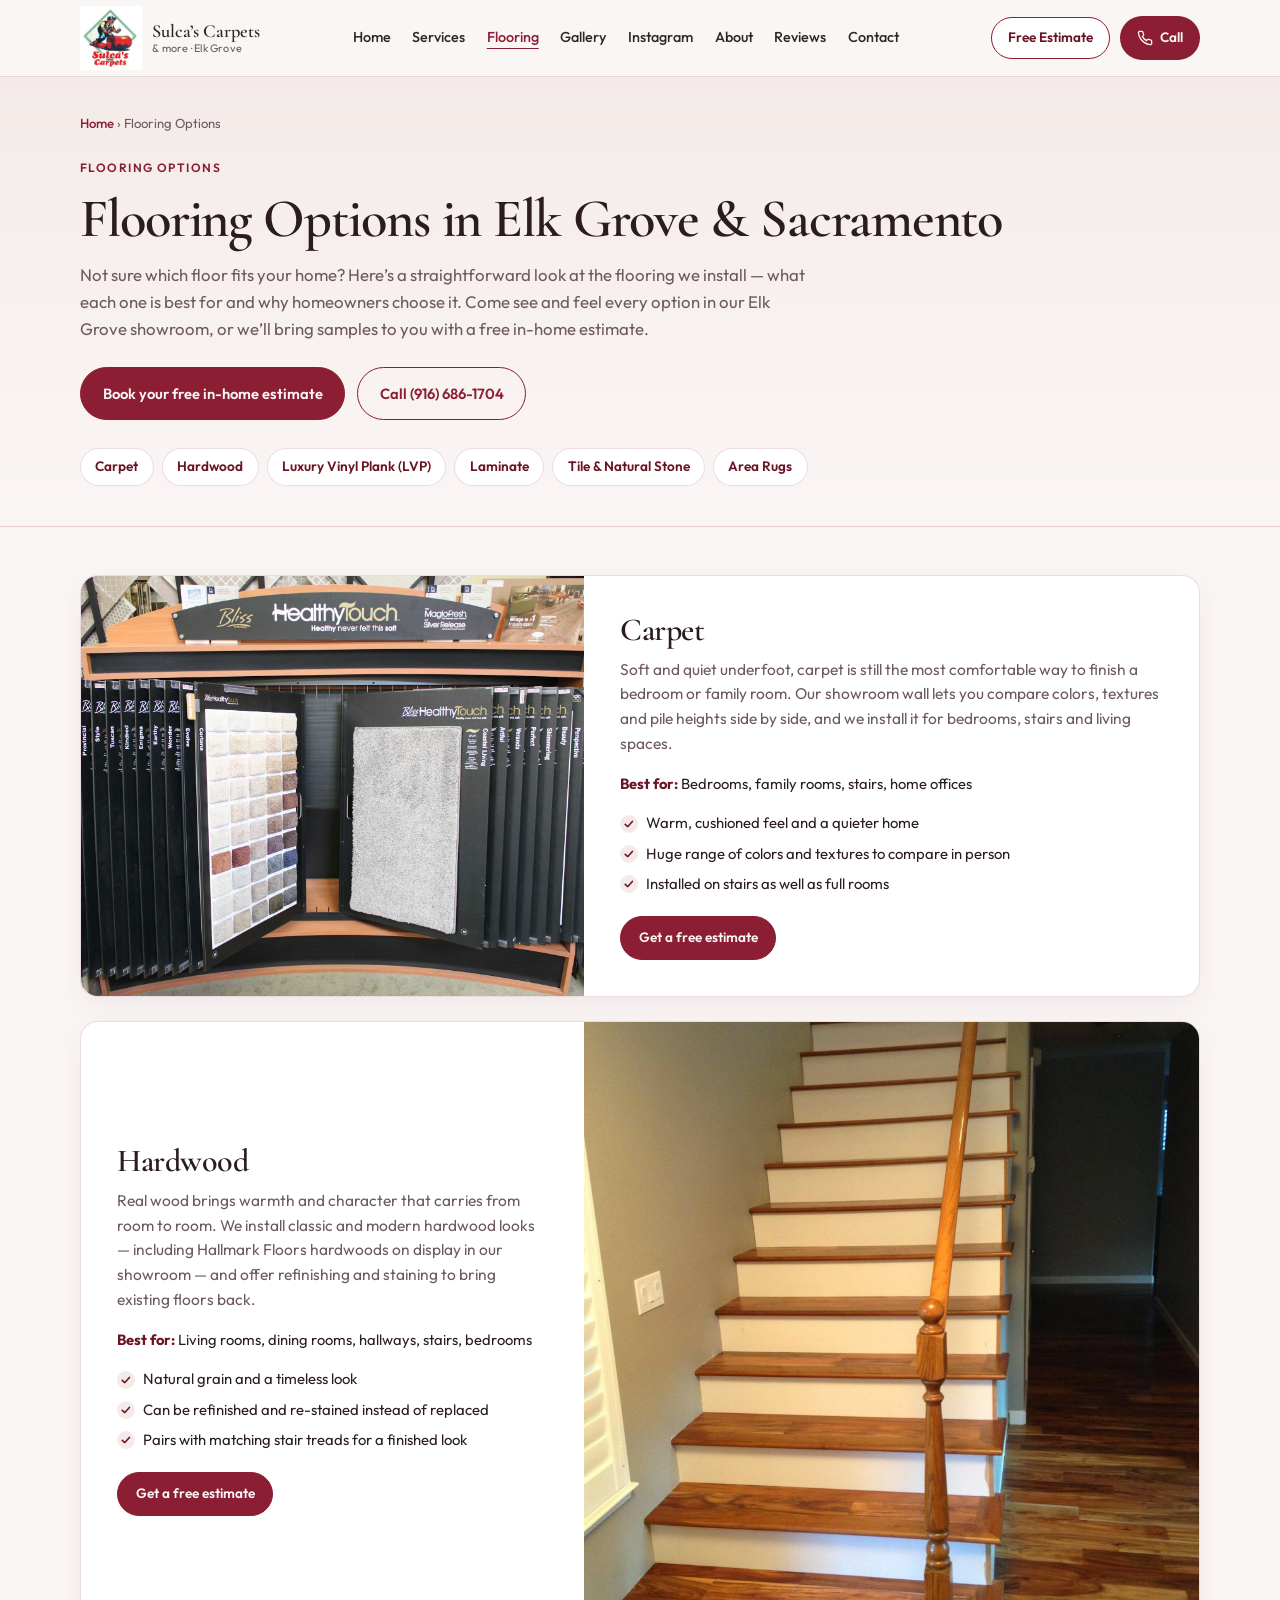
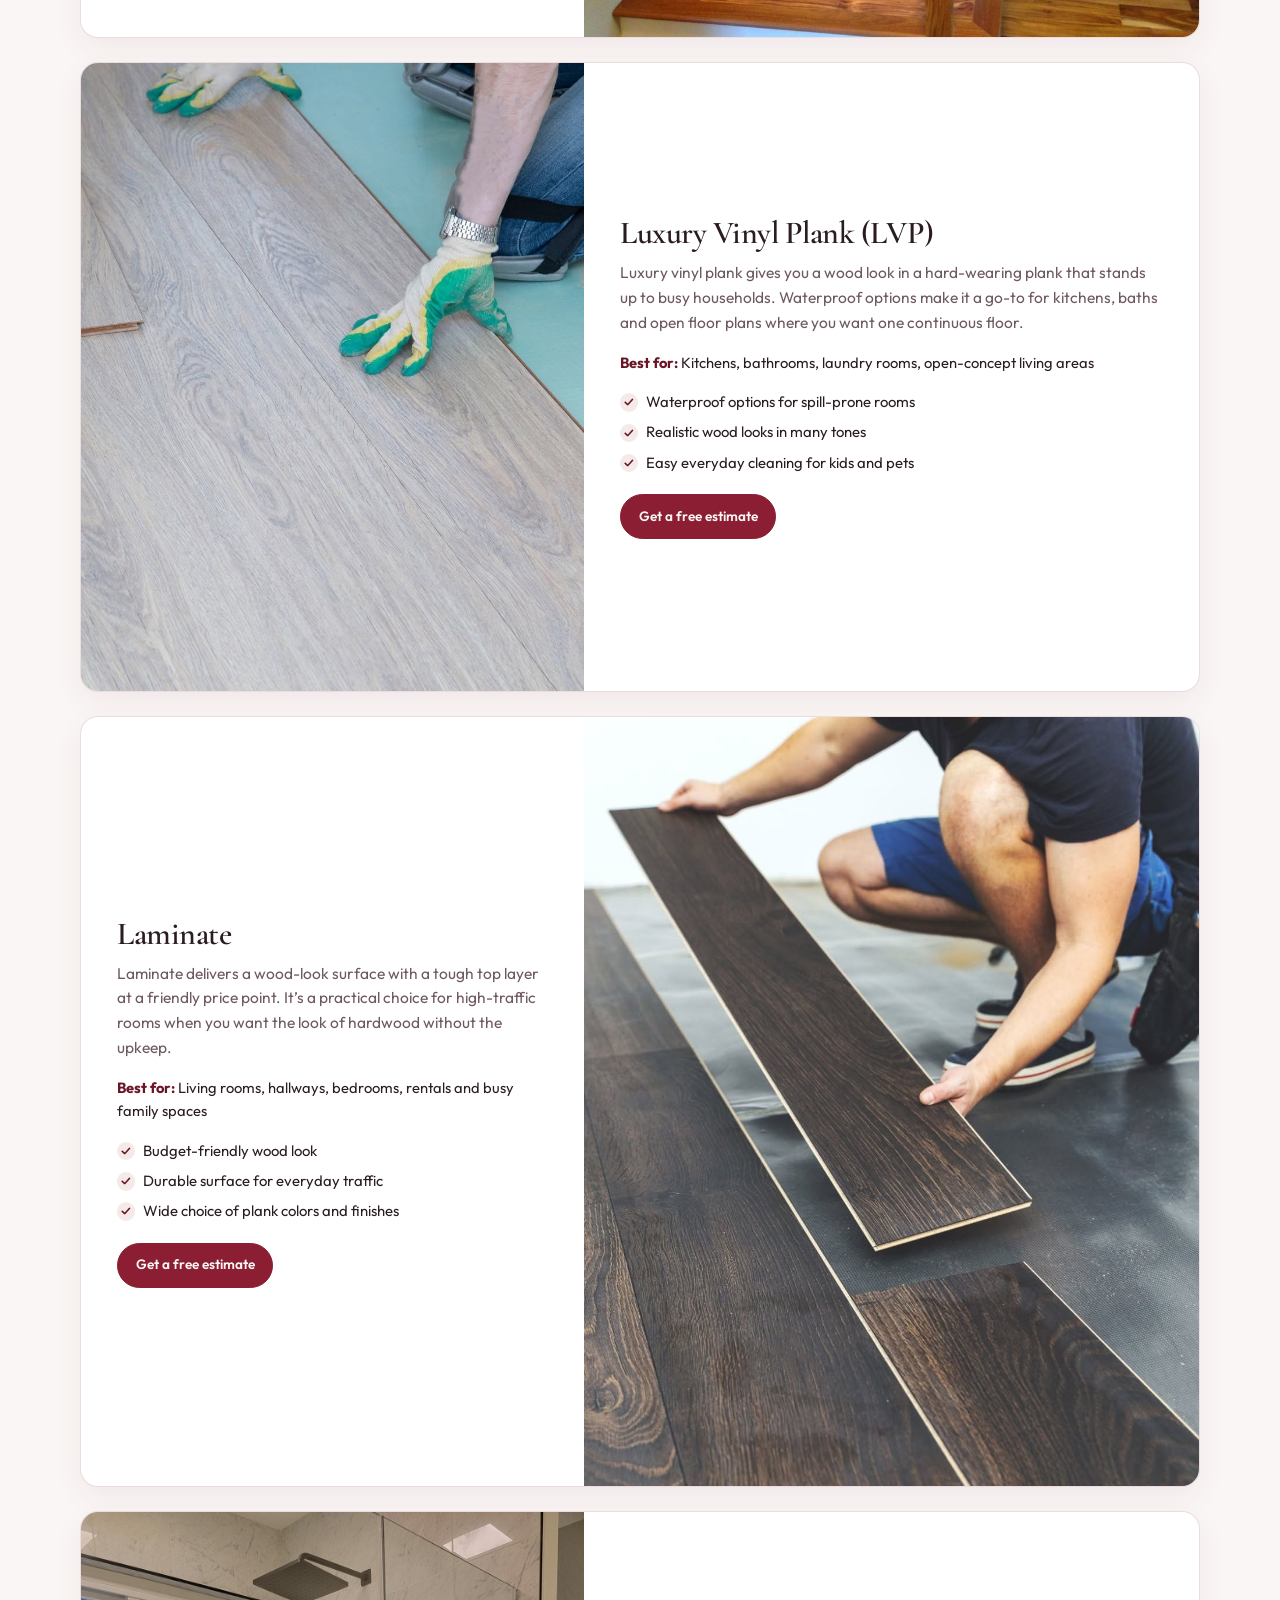
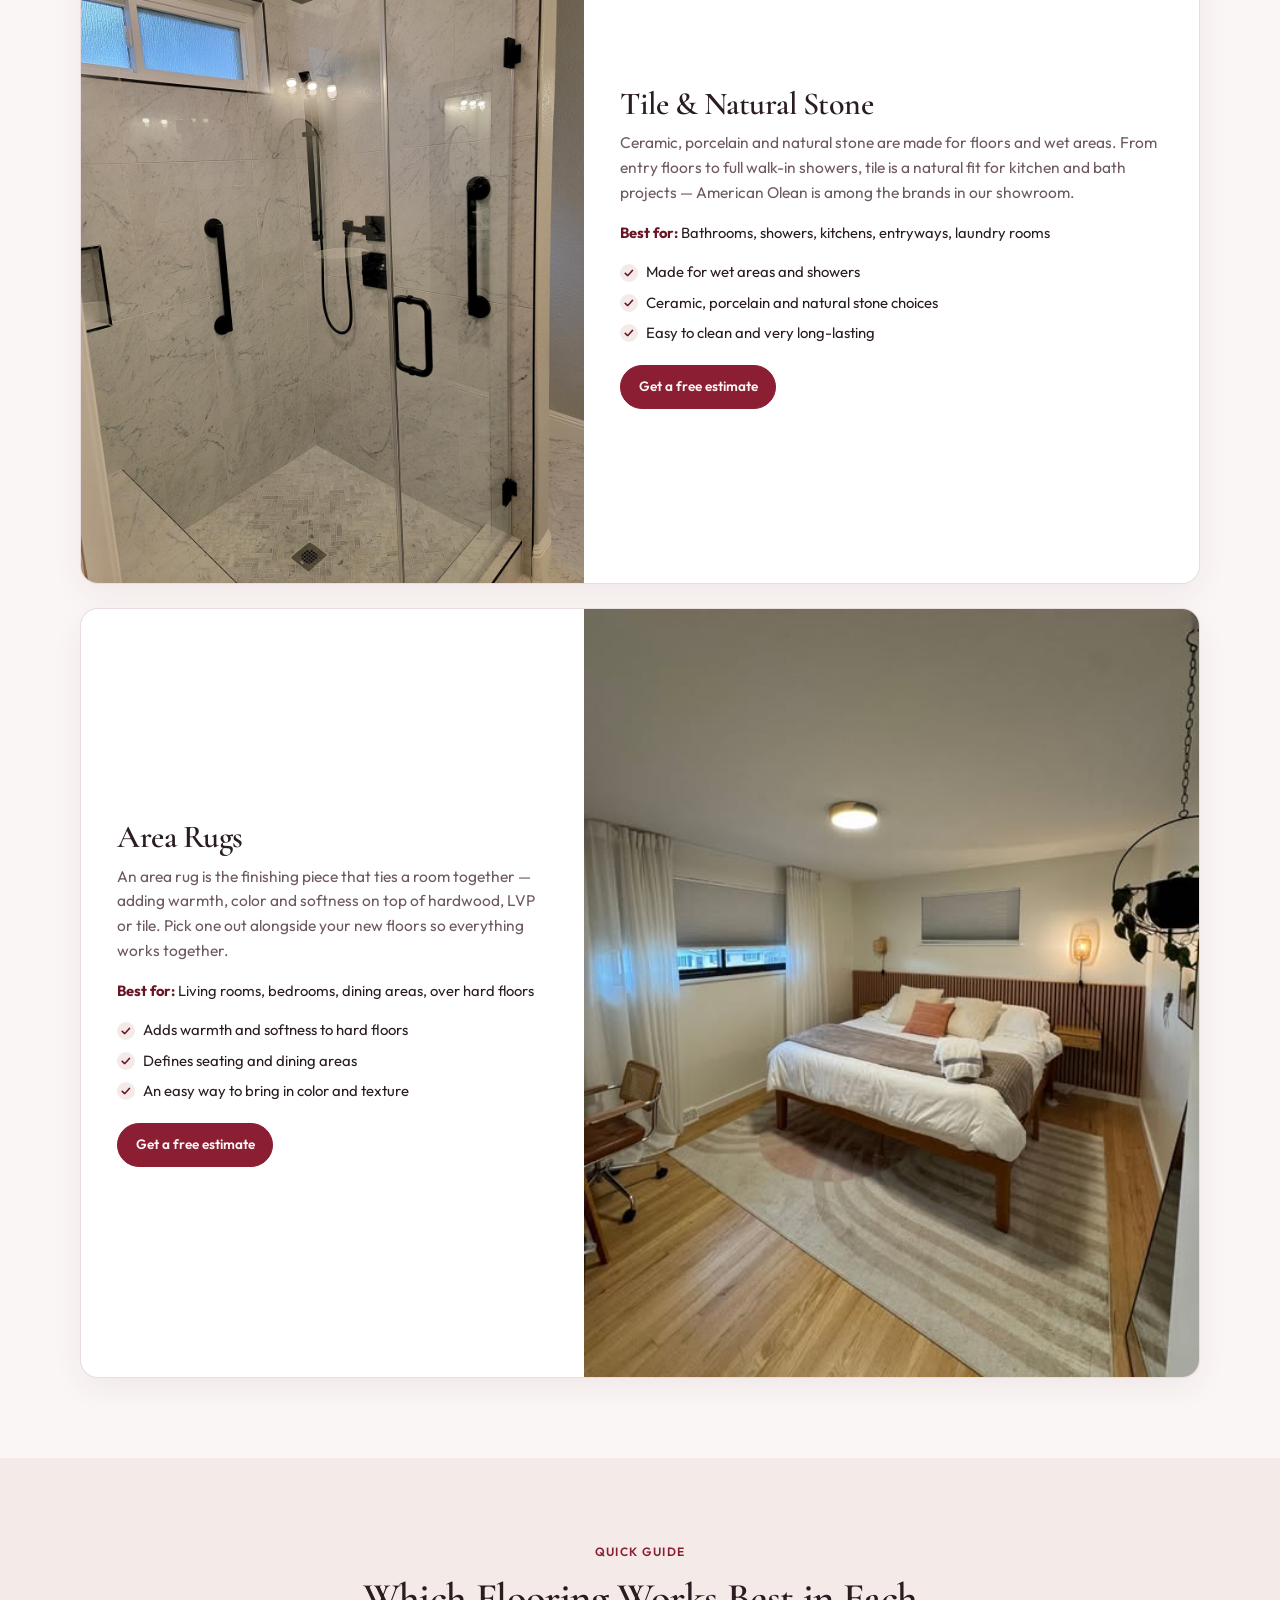
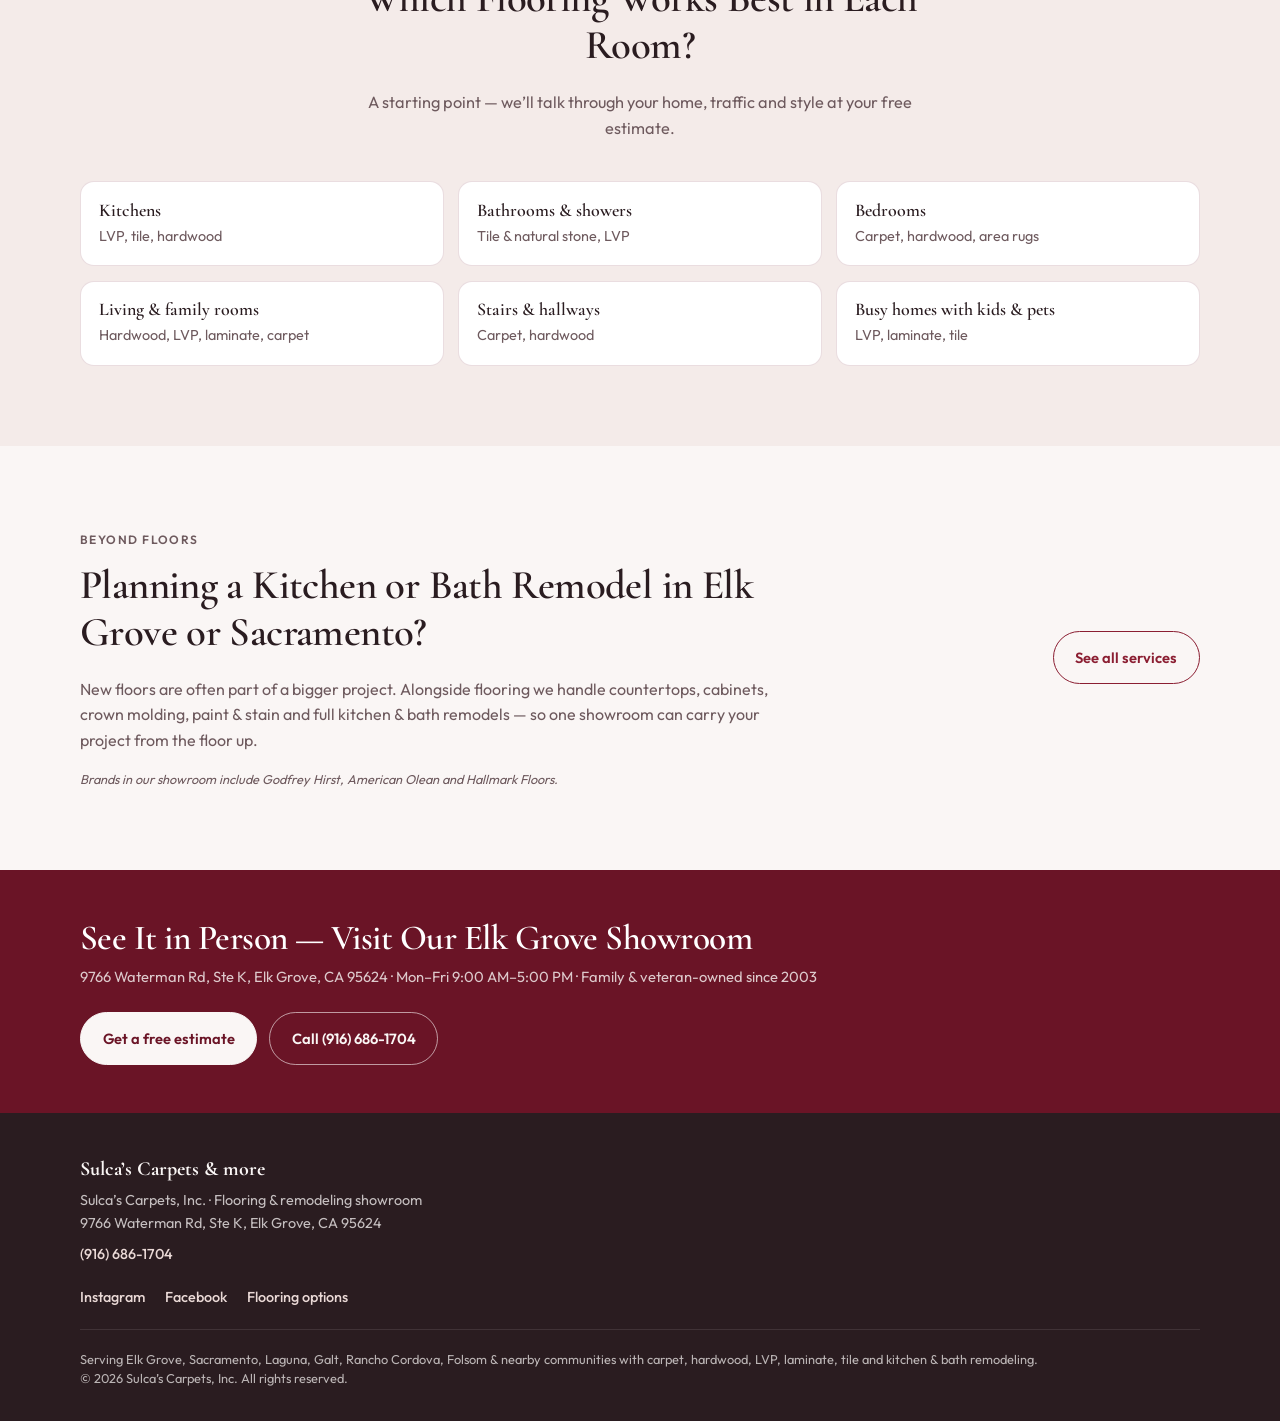
<file: flooring.html>
<!DOCTYPE html>
<html lang="en">
<head>
  <meta charset="UTF-8" />
  <meta name="viewport" content="width=device-width, initial-scale=1.0" />
  <meta name="referrer" content="strict-origin-when-cross-origin" />
  <title>Flooring Options in Elk Grove &amp; Sacramento | Sulca's Carpets</title>
  <meta name="description" content="Compare carpet, hardwood, luxury vinyl plank, laminate, tile &amp; stone and area rugs at Sulca's Carpets in Elk Grove. Free in-home estimates across Sacramento." />
  <link rel="canonical" href="https://www.sulcascarpets.com/flooring" />

  <meta name="geo.region" content="US-CA" />
  <meta name="geo.placename" content="Elk Grove" />
  <meta name="geo.position" content="38.403346;-121.353083" />
  <meta name="ICBM" content="38.403346, -121.353083" />

  <meta property="og:type" content="website" />
  <meta property="og:site_name" content="Sulca's Carpets" />
  <meta property="og:locale" content="en_US" />
  <meta property="og:url" content="https://www.sulcascarpets.com/flooring" />
  <meta property="og:title" content="Flooring Options in Elk Grove &amp; Sacramento | Sulca's Carpets" />
  <meta property="og:description" content="Carpet, hardwood, LVP, laminate, tile &amp; stone and area rugs — what each floor is best for, from a family-owned Elk Grove showroom since 2003." />
  <meta property="og:image" content="https://www.sulcascarpets.com/images/hero-1.jpg" />
  <meta property="og:image:width" content="2000" />
  <meta property="og:image:height" content="1333" />
  <meta property="og:image:alt" content="Carpet sample wall in the Sulca's Carpets showroom in Elk Grove" />
  <meta name="twitter:card" content="summary_large_image" />
  <meta name="twitter:title" content="Flooring Options in Elk Grove &amp; Sacramento | Sulca's Carpets" />
  <meta name="twitter:description" content="Carpet, hardwood, LVP, laminate, tile &amp; stone and area rugs — what each floor is best for, from a family-owned Elk Grove showroom since 2003." />
  <meta name="twitter:image" content="https://www.sulcascarpets.com/images/hero-1.jpg" />

  <meta name="theme-color" content="#8b1e32" />
  <link rel="icon" type="image/png" href="images/logo-sulcas.png" />
  <link rel="apple-touch-icon" href="images/logo-sulcas.png" />

  <script type="application/ld+json">
  {
    "@context": "https://schema.org",
    "@graph": [
      {
        "@type": "BreadcrumbList",
        "itemListElement": [
          {
            "@type": "ListItem",
            "position": 1,
            "name": "Home",
            "item": "https://www.sulcascarpets.com/"
          },
          {
            "@type": "ListItem",
            "position": 2,
            "name": "Flooring Options",
            "item": "https://www.sulcascarpets.com/flooring"
          }
        ]
      },
      {
        "@type": "Service",
        "@id": "https://www.sulcascarpets.com/flooring#service",
        "name": "Flooring sales & installation",
        "serviceType": "Flooring installation",
        "url": "https://www.sulcascarpets.com/flooring",
        "provider": {
          "@type": [
            "HomeAndConstructionBusiness",
            "FlooringContractor"
          ],
          "@id": "https://www.sulcascarpets.com/#business",
          "name": "Sulca's Carpets",
          "url": "https://www.sulcascarpets.com/",
          "telephone": "+1-916-686-1704",
          "address": {
            "@type": "PostalAddress",
            "streetAddress": "9766 Waterman Rd, Ste K",
            "addressLocality": "Elk Grove",
            "addressRegion": "CA",
            "postalCode": "95624",
            "addressCountry": "US"
          }
        },
        "areaServed": [
          {
            "@type": "City",
            "name": "Elk Grove, CA"
          },
          {
            "@type": "City",
            "name": "Sacramento, CA"
          },
          {
            "@type": "City",
            "name": "Laguna, CA"
          },
          {
            "@type": "City",
            "name": "Galt, CA"
          },
          {
            "@type": "City",
            "name": "Rancho Cordova, CA"
          },
          {
            "@type": "City",
            "name": "Folsom, CA"
          }
        ],
        "hasOfferCatalog": {
          "@type": "OfferCatalog",
          "name": "Flooring Options",
          "itemListElement": [
            {
              "@type": "Offer",
              "itemOffered": {
                "@type": "Service",
                "name": "Carpet",
                "description": "Soft and quiet underfoot, carpet is still the most comfortable way to finish a bedroom or family room. Our showroom wall lets you compare colors, textures and pile heights side by side, and we install it for bedrooms, stairs and living spaces.",
                "url": "https://www.sulcascarpets.com/flooring#carpet",
                "image": "https://www.sulcascarpets.com/images/hero-1.jpg"
              }
            },
            {
              "@type": "Offer",
              "itemOffered": {
                "@type": "Service",
                "name": "Hardwood",
                "description": "Real wood brings warmth and character that carries from room to room. We install classic and modern hardwood looks — including Hallmark Floors hardwoods on display in our showroom — and offer refinishing and staining to bring existing floors back.",
                "url": "https://www.sulcascarpets.com/flooring#hardwood",
                "image": "https://www.sulcascarpets.com/images/gallery-01.jpg"
              }
            },
            {
              "@type": "Offer",
              "itemOffered": {
                "@type": "Service",
                "name": "Luxury Vinyl Plank (LVP)",
                "description": "Luxury vinyl plank gives you a wood look in a hard-wearing plank that stands up to busy households. Waterproof options make it a go-to for kitchens, baths and open floor plans where you want one continuous floor.",
                "url": "https://www.sulcascarpets.com/flooring#lvp",
                "image": "https://www.sulcascarpets.com/images/fb-01.jpg"
              }
            },
            {
              "@type": "Offer",
              "itemOffered": {
                "@type": "Service",
                "name": "Laminate",
                "description": "Laminate delivers a wood-look surface with a tough top layer at a friendly price point. It’s a practical choice for high-traffic rooms when you want the look of hardwood without the upkeep.",
                "url": "https://www.sulcascarpets.com/flooring#laminate",
                "image": "https://www.sulcascarpets.com/images/fb-06.jpg"
              }
            },
            {
              "@type": "Offer",
              "itemOffered": {
                "@type": "Service",
                "name": "Tile & Natural Stone",
                "description": "Ceramic, porcelain and natural stone are made for floors and wet areas. From entry floors to full walk-in showers, tile is a natural fit for kitchen and bath projects — American Olean is among the brands in our showroom.",
                "url": "https://www.sulcascarpets.com/flooring#tile",
                "image": "https://www.sulcascarpets.com/images/gallery-06.jpg"
              }
            },
            {
              "@type": "Offer",
              "itemOffered": {
                "@type": "Service",
                "name": "Area Rugs",
                "description": "An area rug is the finishing piece that ties a room together — adding warmth, color and softness on top of hardwood, LVP or tile. Pick one out alongside your new floors so everything works together.",
                "url": "https://www.sulcascarpets.com/flooring#area-rugs",
                "image": "https://www.sulcascarpets.com/images/ig-04.jpg"
              }
            }
          ]
        }
      }
    ]
  }
  </script>
  <link rel="preconnect" href="https://fonts.googleapis.com" />
  <link rel="preconnect" href="https://fonts.gstatic.com" crossorigin />
  <link href="https://fonts.googleapis.com/css2?family=Cormorant+Garamond:ital,wght@0,500;0,600;0,700;1,500;1,600&family=Outfit:wght@300;400;500;600;700&display=swap" rel="stylesheet" />
  <link rel="stylesheet" href="styles.css?v=burg1" />
</head>
<body>
  <!-- Sticky header -->
  <header class="site-header" id="top">
    <div class="header-inner">
      <a href="index.html#home" class="logo" aria-label="Sulca's Carpets home">
        <img src="images/logo-sulcas.png" alt="Sulca's Carpets logo — Elk Grove flooring store" class="logo-img" width="306" height="317" />
        <span class="logo-text">
          <strong>Sulca’s Carpets</strong>
          <small>&amp; more · Elk Grove</small>
        </span>
      </a>

      <nav class="nav-desktop" aria-label="Primary">
        <a href="index.html#home">Home</a>
        <a href="index.html#services">Services</a>
        <a href="flooring.html" aria-current="page">Flooring</a>
        <a href="index.html#gallery">Gallery</a>
        <a href="index.html#instagram">Instagram</a>
        <a href="index.html#about">About</a>
        <a href="index.html#reviews">Reviews</a>
        <a href="./#estimateForm">Contact</a>
      </nav>

      <div class="header-actions">
        <a class="btn btn-estimate" href="./#estimateForm">Free Estimate</a>
        <a class="btn btn-call" href="tel:+19166861704">
          <svg width="16" height="16" viewBox="0 0 24 24" fill="none" stroke="currentColor" stroke-width="2" aria-hidden="true"><path d="M22 16.92v3a2 2 0 0 1-2.18 2 19.79 19.79 0 0 1-8.63-3.07 19.5 19.5 0 0 1-6-6 19.79 19.79 0 0 1-3.07-8.67A2 2 0 0 1 4.11 2h3a2 2 0 0 1 2 1.72c.127.96.361 1.903.7 2.81a2 2 0 0 1-.45 2.11L8.09 9.91a16 16 0 0 0 6 6l1.27-1.27a2 2 0 0 1 2.11-.45c.907.339 1.85.573 2.81.7A2 2 0 0 1 22 16.92z"/></svg>
          Call
        </a>
        <button class="nav-toggle" id="navToggle" aria-label="Open menu" aria-expanded="false" aria-controls="mobileNav">
          <span></span><span></span><span></span>
        </button>
      </div>
    </div>

    <nav class="nav-mobile" id="mobileNav" aria-label="Mobile" hidden>
      <a href="index.html#home">Home</a>
      <a href="index.html#services">Services</a>
      <a href="flooring.html" aria-current="page">Flooring</a>
      <a href="index.html#gallery">Gallery</a>
      <a href="index.html#instagram">Instagram</a>
      <a href="index.html#about">About</a>
      <a href="index.html#reviews">Reviews</a>
      <a href="./#estimateForm">Contact</a>
      <a class="btn btn-outline btn-block" href="./#estimateForm">Book a free in-home estimate</a>
      <a class="btn btn-primary btn-block" href="tel:+19166861704">Call (916) 686-1704</a>
    </nav>
  </header>

  <main>
    <!-- Page hero -->
    <section class="page-hero">
      <div class="container">
        <nav class="breadcrumb" aria-label="Breadcrumb">
          <a href="index.html">Home</a> <span aria-hidden="true">›</span> <span aria-current="page">Flooring Options</span>
        </nav>
        <p class="eyebrow">Flooring options</p>
        <h1>Flooring Options in Elk Grove &amp; Sacramento</h1>
        <p class="page-lead">
          Not sure which floor fits your home? Here’s a straightforward look at the flooring we install — what each one is
          best for and why homeowners choose it. Come see and feel every option in our Elk Grove showroom, or we’ll bring
          samples to you with a free in-home estimate.
        </p>
        <div class="page-hero-ctas">
          <a class="btn btn-primary" href="./#estimateForm">Book your free in-home estimate</a>
          <a class="btn btn-outline" href="tel:+19166861704">Call (916) 686-1704</a>
        </div>
        <nav class="floor-chips" aria-label="Flooring types">
          <a href="#carpet">Carpet</a>
          <a href="#hardwood">Hardwood</a>
          <a href="#lvp">Luxury Vinyl Plank (LVP)</a>
          <a href="#laminate">Laminate</a>
          <a href="#tile">Tile &amp; Natural Stone</a>
          <a href="#area-rugs">Area Rugs</a>
        </nav>
      </div>
    </section>

    <!-- Flooring cards -->
    <section class="section floor-section">
      <div class="container floor-list">
        <article class="floor-card" id="carpet">
          <div class="floor-card-media">
            <img src="images/hero-1.jpg" alt="Carpet sample wall in the Sulca's Carpets flooring showroom, Elk Grove" loading="lazy" width="2000" height="1333" />
          </div>
          <div class="floor-card-body">
            <h2>Carpet</h2>
            <p>Soft and quiet underfoot, carpet is still the most comfortable way to finish a bedroom or family room. Our showroom wall lets you compare colors, textures and pile heights side by side, and we install it for bedrooms, stairs and living spaces.</p>
            <p class="floor-best"><strong>Best for:</strong> Bedrooms, family rooms, stairs, home offices</p>
            <ul class="floor-benefits">
                <li>Warm, cushioned feel and a quieter home</li>
                <li>Huge range of colors and textures to compare in person</li>
                <li>Installed on stairs as well as full rooms</li>
            </ul>
            <a class="btn btn-primary btn-sm" href="./#estimateForm">Get a free estimate</a>
          </div>
        </article>
        <article class="floor-card" id="hardwood">
          <div class="floor-card-media">
            <img src="images/gallery-01.jpg" alt="Hardwood staircase and hallway flooring installed by Sulca's Carpets" loading="lazy" width="2000" height="2000" />
          </div>
          <div class="floor-card-body">
            <h2>Hardwood</h2>
            <p>Real wood brings warmth and character that carries from room to room. We install classic and modern hardwood looks — including Hallmark Floors hardwoods on display in our showroom — and offer refinishing and staining to bring existing floors back.</p>
            <p class="floor-best"><strong>Best for:</strong> Living rooms, dining rooms, hallways, stairs, bedrooms</p>
            <ul class="floor-benefits">
                <li>Natural grain and a timeless look</li>
                <li>Can be refinished and re-stained instead of replaced</li>
                <li>Pairs with matching stair treads for a finished look</li>
            </ul>
            <a class="btn btn-primary btn-sm" href="./#estimateForm">Get a free estimate</a>
          </div>
        </article>
        <article class="floor-card" id="lvp">
          <div class="floor-card-media">
            <img src="images/fb-01.jpg" alt="Installer laying light gray luxury vinyl plank (LVP) flooring" loading="lazy" width="891" height="1113" />
          </div>
          <div class="floor-card-body">
            <h2>Luxury Vinyl Plank (LVP)</h2>
            <p>Luxury vinyl plank gives you a wood look in a hard-wearing plank that stands up to busy households. Waterproof options make it a go-to for kitchens, baths and open floor plans where you want one continuous floor.</p>
            <p class="floor-best"><strong>Best for:</strong> Kitchens, bathrooms, laundry rooms, open-concept living areas</p>
            <ul class="floor-benefits">
                <li>Waterproof options for spill-prone rooms</li>
                <li>Realistic wood looks in many tones</li>
                <li>Easy everyday cleaning for kids and pets</li>
            </ul>
            <a class="btn btn-primary btn-sm" href="./#estimateForm">Get a free estimate</a>
          </div>
        </article>
        <article class="floor-card" id="laminate">
          <div class="floor-card-media">
            <img src="images/fb-06.jpg" alt="Dark wood-look plank flooring being installed" loading="lazy" width="1057" height="1321" />
          </div>
          <div class="floor-card-body">
            <h2>Laminate</h2>
            <p>Laminate delivers a wood-look surface with a tough top layer at a friendly price point. It’s a practical choice for high-traffic rooms when you want the look of hardwood without the upkeep.</p>
            <p class="floor-best"><strong>Best for:</strong> Living rooms, hallways, bedrooms, rentals and busy family spaces</p>
            <ul class="floor-benefits">
                <li>Budget-friendly wood look</li>
                <li>Durable surface for everyday traffic</li>
                <li>Wide choice of plank colors and finishes</li>
            </ul>
            <a class="btn btn-primary btn-sm" href="./#estimateForm">Get a free estimate</a>
          </div>
        </article>
        <article class="floor-card" id="tile">
          <div class="floor-card-media">
            <img src="images/gallery-06.jpg" alt="Walk-in shower with marble tile from a bathroom remodel by Sulca's Carpets" loading="lazy" width="1200" height="1600" />
          </div>
          <div class="floor-card-body">
            <h2>Tile &amp; Natural Stone</h2>
            <p>Ceramic, porcelain and natural stone are made for floors and wet areas. From entry floors to full walk-in showers, tile is a natural fit for kitchen and bath projects — American Olean is among the brands in our showroom.</p>
            <p class="floor-best"><strong>Best for:</strong> Bathrooms, showers, kitchens, entryways, laundry rooms</p>
            <ul class="floor-benefits">
                <li>Made for wet areas and showers</li>
                <li>Ceramic, porcelain and natural stone choices</li>
                <li>Easy to clean and very long-lasting</li>
            </ul>
            <a class="btn btn-primary btn-sm" href="./#estimateForm">Get a free estimate</a>
          </div>
        </article>
        <article class="floor-card" id="area-rugs">
          <div class="floor-card-media">
            <img src="images/ig-04.jpg" alt="Bedroom with light wood flooring and an area rug, flooring by Sulca's Carpets" loading="lazy" width="512" height="640" />
          </div>
          <div class="floor-card-body">
            <h2>Area Rugs</h2>
            <p>An area rug is the finishing piece that ties a room together — adding warmth, color and softness on top of hardwood, LVP or tile. Pick one out alongside your new floors so everything works together.</p>
            <p class="floor-best"><strong>Best for:</strong> Living rooms, bedrooms, dining areas, over hard floors</p>
            <ul class="floor-benefits">
                <li>Adds warmth and softness to hard floors</li>
                <li>Defines seating and dining areas</li>
                <li>An easy way to bring in color and texture</li>
            </ul>
            <a class="btn btn-primary btn-sm" href="./#estimateForm">Get a free estimate</a>
          </div>
        </article>
      </div>
    </section>

    <!-- Room guide -->
    <section class="section section-alt">
      <div class="container">
        <header class="section-head">
          <p class="eyebrow">Quick guide</p>
          <h2>Which Flooring Works Best in Each Room?</h2>
          <p class="section-lead">A starting point — we’ll talk through your home, traffic and style at your free estimate.</p>
        </header>
        <div class="room-grid">
          <div class="room-card"><h3>Kitchens</h3><p>LVP, tile, hardwood</p></div>
          <div class="room-card"><h3>Bathrooms &amp; showers</h3><p>Tile &amp; natural stone, LVP</p></div>
          <div class="room-card"><h3>Bedrooms</h3><p>Carpet, hardwood, area rugs</p></div>
          <div class="room-card"><h3>Living &amp; family rooms</h3><p>Hardwood, LVP, laminate, carpet</p></div>
          <div class="room-card"><h3>Stairs &amp; hallways</h3><p>Carpet, hardwood</p></div>
          <div class="room-card"><h3>Busy homes with kids &amp; pets</h3><p>LVP, laminate, tile</p></div>
        </div>
      </div>
    </section>

    <!-- Remodel note -->
    <section class="section">
      <div class="container remodel-note">
        <div>
          <p class="eyebrow">Beyond floors</p>
          <h2>Planning a Kitchen or Bath Remodel in Elk Grove or Sacramento?</h2>
          <p>
            New floors are often part of a bigger project. Alongside flooring we handle countertops, cabinets, crown molding,
            paint &amp; stain and full kitchen &amp; bath remodels — so one showroom can carry your project from the floor up.
          </p>
          <p class="dealer-note left">Brands in our showroom include Godfrey Hirst, American Olean and Hallmark Floors.</p>
        </div>
        <a class="btn btn-outline" href="index.html#services">See all services</a>
      </div>
    </section>

    <!-- Closing CTA -->
    <section class="cta-band">
      <div class="container cta-band-inner">
        <div>
          <h2>See It in Person — Visit Our Elk Grove Showroom</h2>
          <p>9766 Waterman Rd, Ste K, Elk Grove, CA 95624 · Mon–Fri 9:00 AM–5:00 PM · Family &amp; veteran-owned since 2003</p>
        </div>
        <div class="cta-band-actions">
          <a class="btn btn-light" href="./#estimateForm">Get a free estimate</a>
          <a class="btn btn-outline-light" href="tel:+19166861704">Call (916) 686-1704</a>
        </div>
      </div>
    </section>
  </main>

  <footer class="site-footer">
    <div class="container footer-inner">
      <div class="footer-brand">
        <strong>Sulca’s Carpets &amp; more</strong>
        <p>Sulca’s Carpets, Inc. · Flooring &amp; remodeling showroom<br />9766 Waterman Rd, Ste K, Elk Grove, CA 95624</p>
        <a href="tel:+19166861704">(916) 686-1704</a>
      </div>
      <div class="footer-social">
        <a href="https://www.instagram.com/sulcascarpets/" target="_blank" rel="me noopener noreferrer">Instagram</a>
        <a href="https://www.facebook.com/sulcascarpets" target="_blank" rel="me noopener noreferrer">Facebook</a>
        <a href="flooring.html">Flooring options</a>
      </div>
      <p class="footer-area">
        Serving Elk Grove, Sacramento, Laguna, Galt, Rancho Cordova, Folsom &amp; nearby communities with carpet,
        hardwood, LVP, laminate, tile and kitchen &amp; bath remodeling.<br />
        © <span id="year">2026</span> Sulca’s Carpets, Inc. All rights reserved.
      </p>
    </div>
  </footer>


  <script src="script.js?v=w3f1"></script>
</body>
</html>
</file>
<file: styles.css>
/* Sulca’s Carpets — website styles
   Burgundy theme matched to logo; warm cream backgrounds. */

:root {
  --cream: #faf6f5;
  --cream-deep: #f4ebe9;
  --sand: #ead9d6;
  --oak: #c3939a;
  --walnut: #6b3a42;
  --charcoal: #2e2627;
  --ink: #2a1c20;
  --forest: #8b1e32;
  --forest-deep: #6a1426;
  --moss: #dcb4ba;
  --gold: #8b1e32;
  --white: #ffffff;
  --muted: #6e5a5e;
  --line: rgba(106, 20, 38, 0.14);
  --shadow: 0 12px 40px rgba(106, 20, 38, 0.10);
  --radius: 14px;
  --header-h: 76px;
  --font-serif: "Cormorant Garamond", Georgia, serif;
  --font-sans: "Outfit", system-ui, sans-serif;
  --ease: cubic-bezier(0.22, 1, 0.36, 1);
}

*, *::before, *::after { box-sizing: border-box; }

html {
  scroll-behavior: smooth;
  scroll-padding-top: calc(var(--header-h) + 12px);
}

body {
  margin: 0;
  font-family: var(--font-sans);
  font-weight: 400;
  color: var(--ink);
  background: var(--cream);
  line-height: 1.6;
  -webkit-font-smoothing: antialiased;
  text-rendering: optimizeLegibility;
}

img { max-width: 100%; display: block; height: auto; }
a { color: var(--forest); text-decoration-thickness: 1px; text-underline-offset: 3px; }
a:hover { color: var(--forest-deep); }

h1, h2, h3 {
  font-family: var(--font-serif);
  font-weight: 600;
  line-height: 1.15;
  color: var(--ink);
  margin: 0 0 0.5em;
}

h1 { font-size: clamp(2.15rem, 6.5vw, 3.6rem); letter-spacing: -0.02em; }
h2 { font-size: clamp(1.75rem, 4.5vw, 2.55rem); letter-spacing: -0.015em; }
h3 { font-size: 1.25rem; }

p { margin: 0 0 1rem; }
p:last-child { margin-bottom: 0; }

.container {
  width: min(1120px, calc(100% - 2rem));
  margin-inline: auto;
}

/* —— Header —— */
.site-header {
  position: sticky;
  top: 0;
  z-index: 900;
  background: rgba(250, 246, 245, 0.94);
  backdrop-filter: blur(14px);
  -webkit-backdrop-filter: blur(14px);
  border-bottom: 1px solid var(--line);
}

.header-inner {
  width: min(1120px, calc(100% - 1.5rem));
  margin-inline: auto;
  display: flex;
  align-items: center;
  justify-content: space-between;
  gap: 1rem;
  min-height: var(--header-h);
}

.logo {
  display: flex;
  align-items: center;
  gap: 0.65rem;
  text-decoration: none;
  color: inherit;
}

.logo-img {
  height: 56px;
  width: auto;
  max-width: 72px;
  object-fit: contain;
  flex-shrink: 0;
  display: block;
}

@media (min-width: 700px) {
  .logo-img {
    height: 64px;
    max-width: 88px;
  }
}

.logo-text {
  display: flex;
  flex-direction: column;
  line-height: 1.15;
}

.logo-text strong {
  font-family: var(--font-serif);
  font-size: 1.15rem;
  font-weight: 600;
  color: var(--charcoal);
}

.logo-text small {
  font-size: 0.68rem;
  color: var(--muted);
  font-weight: 400;
  letter-spacing: 0.02em;
}

.nav-desktop {
  display: none;
  gap: 1.35rem;
}

.nav-desktop a {
  text-decoration: none;
  color: var(--charcoal);
  font-size: 0.9rem;
  font-weight: 500;
  transition: color 0.2s var(--ease);
}

.nav-desktop a:hover { color: var(--forest); }

.header-actions {
  display: flex;
  align-items: center;
  gap: 0.6rem;
}

.nav-toggle {
  width: 42px;
  height: 42px;
  border: 1px solid var(--line);
  border-radius: 10px;
  background: var(--white);
  display: flex;
  flex-direction: column;
  align-items: center;
  justify-content: center;
  gap: 5px;
  cursor: pointer;
  padding: 0;
}

.nav-toggle span {
  display: block;
  width: 18px;
  height: 2px;
  background: var(--charcoal);
  border-radius: 2px;
  transition: transform 0.25s var(--ease), opacity 0.2s;
}

.nav-toggle[aria-expanded="true"] span:nth-child(1) {
  transform: translateY(7px) rotate(45deg);
}
.nav-toggle[aria-expanded="true"] span:nth-child(2) { opacity: 0; }
.nav-toggle[aria-expanded="true"] span:nth-child(3) {
  transform: translateY(-7px) rotate(-45deg);
}

.nav-mobile {
  display: flex;
  flex-direction: column;
  gap: 0.25rem;
  padding: 0.5rem 1rem 1.25rem;
  border-top: 1px solid var(--line);
  background: var(--cream);
}

.nav-mobile[hidden] { display: none; }

.nav-mobile a:not(.btn) {
  text-decoration: none;
  color: var(--charcoal);
  font-weight: 500;
  padding: 0.75rem 0.5rem;
  border-radius: 8px;
}

.nav-mobile a:not(.btn):hover { background: var(--cream-deep); }

/* —— Buttons —— */
.btn {
  display: inline-flex;
  align-items: center;
  justify-content: center;
  gap: 0.45rem;
  font-family: var(--font-sans);
  font-size: 0.92rem;
  font-weight: 600;
  padding: 0.85rem 1.35rem;
  border-radius: 999px;
  border: 1.5px solid transparent;
  cursor: pointer;
  text-decoration: none;
  transition: background 0.2s var(--ease), color 0.2s, border-color 0.2s, transform 0.15s;
  white-space: nowrap;
}

.btn:active { transform: scale(0.98); }

.btn-primary {
  background: var(--forest);
  color: var(--cream);
  border-color: var(--forest);
}
.btn-primary:hover {
  background: var(--forest-deep);
  color: var(--cream);
  border-color: var(--forest-deep);
}

.btn-outline {
  background: transparent;
  color: var(--forest);
  border-color: var(--forest);
}
.btn-outline:hover {
  background: var(--forest);
  color: var(--cream);
}

.btn-ghost {
  background: transparent;
  color: var(--charcoal);
  border-color: var(--line);
}
.btn-ghost:hover { border-color: var(--charcoal); color: var(--ink); }

.btn-call {
  background: var(--forest);
  color: var(--cream);
  padding: 0.65rem 1rem;
  font-size: 0.85rem;
}
.btn-call:hover {
  background: var(--forest-deep);
  color: var(--cream);
}

.btn-sm { padding: 0.65rem 1.1rem; font-size: 0.85rem; }
.btn-block { width: 100%; }

/* —— Hero (split layout, arched photo) —— */
.hero {
  position: relative;
  background: var(--cream);
  padding: 3rem 0 4rem;
  overflow: hidden;
}

.hero-layout {
  display: grid;
  grid-template-columns: 1fr;
  gap: 3rem;
  align-items: center;
}

.hero-content { max-width: 600px; }

.eyebrow {
  display: inline-block;
  font-size: 0.75rem;
  font-weight: 600;
  letter-spacing: 0.12em;
  text-transform: uppercase;
  color: var(--gold);
  margin-bottom: 0.85rem;
}

.hero-eyebrow {
  display: flex;
  align-items: center;
  gap: 0.75rem;
  color: var(--forest-deep);
  font-size: 0.72rem;
  letter-spacing: 0.16em;
  margin-bottom: 1.25rem;
}
.hero-eyebrow::before {
  content: "";
  flex: 0 0 28px;
  height: 1px;
  background: var(--forest);
}

.hero-badge {
  display: flex;
  flex-wrap: wrap;
  align-items: center;
  gap: 0.6rem 0.9rem;
  margin: 0 0 1.4rem;
}
.hero-badge-pill {
  display: inline-flex;
  align-items: center;
  gap: 0.5rem;
  background: var(--forest-deep);
  color: #fff;
  font-weight: 700;
  font-size: 0.95rem;
  letter-spacing: 0.02em;
  padding: 0.5rem 1rem;
  border-radius: 999px;
  box-shadow: 0 4px 14px rgba(106,20,38,0.25);
}
.hero-badge-pill svg { color: #e8c766; flex: none; }
.hero-badge-since {
  font-size: 0.9rem;
  font-weight: 600;
  color: var(--forest-deep);
}

.hero h1 {
  font-size: clamp(2.5rem, 8.5vw, 4.15rem);
  font-weight: 600;
  line-height: 1.02;
  letter-spacing: -0.025em;
  color: var(--ink);
  margin-bottom: 1.25rem;
}
.hero h1 em {
  font-style: italic;
  font-weight: 600;
  color: var(--forest);
}

.hero-sub {
  font-size: 1.05rem;
  font-weight: 400;
  color: var(--muted);
  max-width: 32em;
  margin: 0 0 1.85rem;
}

.hero-ctas {
  display: flex;
  flex-wrap: wrap;
  gap: 0.75rem;
  margin-bottom: 1.75rem;
}
.hero-ctas .btn { border-radius: 6px; }
.hero .btn-outline {
  background: var(--white);
  color: var(--ink);
  border-color: var(--line);
}
.hero .btn-outline:hover {
  background: var(--forest);
  color: var(--cream);
  border-color: var(--forest);
}

.hero-address {
  display: flex;
  align-items: center;
  gap: 0.75rem;
  font-size: 0.85rem;
  color: var(--muted);
  margin: 0;
}
.hero-address strong {
  display: block;
  color: var(--ink);
  font-weight: 600;
  font-size: 0.85rem;
}
.hero-address-line { display: block; font-size: 0.82rem; }
.hero-address-icon {
  flex: 0 0 34px;
  width: 34px;
  height: 34px;
  border-radius: 50%;
  background: var(--sand);
  color: var(--forest-deep);
  display: grid;
  place-items: center;
}

.hero-media {
  position: relative;
  padding: 18px 0 0 18px;
  margin-bottom: 1.5rem;
}
.hero-arch {
  position: absolute;
  top: 0;
  left: 0;
  right: 18px;
  bottom: 18px;
  border: 1.5px solid var(--moss);
  border-radius: 240px 240px 16px 16px;
  pointer-events: none;
}
.hero-photo {
  position: relative;
  width: 100%;
  aspect-ratio: 4 / 3.4;
  object-fit: cover;
  border-radius: 240px 240px 16px 16px;
  box-shadow: var(--shadow);
}
.hero-rating {
  position: absolute;
  left: 0;
  bottom: -1.5rem;
  display: flex;
  flex-direction: column;
  gap: 0.2rem;
  background: var(--white);
  border-radius: 10px;
  padding: 1rem 1.15rem;
  min-width: 170px;
  box-shadow: 0 18px 40px rgba(42, 28, 32, 0.16);
}
.hero-stars {
  color: var(--forest);
  font-size: 0.85rem;
  letter-spacing: 0.12em;
}
.hero-rating strong {
  font-family: var(--font-serif);
  font-size: 1.45rem;
  line-height: 1.1;
  color: var(--ink);
}
.hero-rating-caption { font-size: 0.78rem; color: var(--muted); }

@media (max-width: 820px) {
  .hero-photo { border-radius: 160px 160px 14px 14px; }
  .hero-arch { border-radius: 160px 160px 14px 14px; }
  .hero-rating { min-width: 0; padding: 0.8rem 1rem; }
  .hero-rating strong { font-size: 1.25rem; }
  .hero-badge-pill { font-size: 0.85rem; padding: 0.45rem 0.85rem; }
  .hero-badge-since { font-size: 0.8rem; }
}

@media (min-width: 821px) {
  .hero { padding: 3.5rem 0 4.5rem; }
  .hero-content { max-width: 620px; }
  .hero-layout {
    grid-template-columns: 1.25fr 1fr;
    gap: 3rem;
  }
  .hero-media { margin-bottom: 0; padding: 22px 0 0 22px; }
  .hero-arch { right: 22px; bottom: 22px; }
  .hero-photo { aspect-ratio: 4 / 4.2; max-height: 600px; }
  .hero-rating { left: -2rem; bottom: 2.5rem; }
}

/* —— Trust strip —— */
.trust-strip {
  background: var(--cream-deep);
  color: var(--ink);
  border-top: 1px solid var(--line);
  border-bottom: 1px solid var(--line);
  padding: 1.75rem 0;
}

.trust-grid {
  display: grid;
  grid-template-columns: 1fr 1fr;
  gap: 1.25rem 1rem;
  text-align: center;
}

.trust-value {
  display: block;
  font-family: var(--font-serif);
  font-size: 1.45rem;
  font-weight: 600;
  color: var(--forest-deep);
}

.trust-label {
  display: block;
  font-size: 0.78rem;
  color: var(--muted);
  margin-top: 0.15rem;
}

/* —— Sections —— */
.section {
  padding: 4rem 0;
}

.section-alt {
  background: var(--cream-deep);
}

.section-head {
  text-align: center;
  max-width: 36rem;
  margin: 0 auto 2.5rem;
}

.section-head.left {
  text-align: left;
  margin-left: 0;
  margin-right: 0;
}

.section-head .eyebrow { color: var(--forest); }

.section-lead {
  color: var(--muted);
  font-size: 1.02rem;
  margin: 0;
}

/* —— Services —— */
.services-grid {
  display: grid;
  grid-template-columns: 1fr;
  gap: 1rem;
}

.service-card {
  background: var(--white);
  border: 1px solid var(--line);
  border-radius: var(--radius);
  padding: 1.35rem 1.25rem;
  transition: box-shadow 0.25s var(--ease), transform 0.25s var(--ease);
}

.service-card:hover {
  box-shadow: var(--shadow);
  transform: translateY(-2px);
}

.service-icon {
  width: 42px;
  height: 42px;
  border-radius: 10px;
  background: var(--cream-deep);
  color: var(--forest);
  display: grid;
  place-items: center;
  font-size: 1.1rem;
  margin-bottom: 0.85rem;
}

.service-card h3 { margin-bottom: 0.35rem; }
.service-card p {
  font-size: 0.92rem;
  color: var(--muted);
  margin: 0;
}

.service-card-cta {
  background: linear-gradient(145deg, var(--forest), var(--forest-deep));
  color: var(--cream);
  border: none;
  display: flex;
  flex-direction: column;
  justify-content: center;
}

.service-card-cta h3 { color: var(--white); }
.service-card-cta p { color: rgba(250, 246, 245, 0.8); margin-bottom: 1rem; }
.service-card-cta .btn-primary {
  background: var(--cream);
  color: var(--forest-deep);
  border-color: var(--cream);
  align-self: flex-start;
}
.service-card-cta .btn-primary:hover {
  background: var(--sand);
  border-color: var(--sand);
}

.dealer-note {
  text-align: center;
  font-size: 0.8rem;
  color: var(--muted);
  margin-top: 1.75rem;
  font-style: italic;
}


/* —— Instagram —— */
.ig-actions {
  display: flex;
  flex-wrap: wrap;
  gap: 0.75rem;
  justify-content: center;
  margin: 0 0 2rem;
}
.ig-embed-grid {
  display: flex;
  flex-wrap: wrap;
  gap: 1.25rem;
  justify-content: center;
  margin-bottom: 2rem;
}
.ig-embed-grid blockquote {
  min-height: 120px;
}
.ig-fallback-label {
  text-align: center;
  font-size: 0.85rem;
  color: var(--muted);
  margin: 0 0 1rem;
}
.ig-local-grid {
  display: grid;
  grid-template-columns: repeat(2, 1fr);
  gap: 0.5rem;
}
@media (min-width: 700px) {
  .ig-local-grid { grid-template-columns: repeat(3, 1fr); gap: 0.75rem; }
}
.ig-tile {
  display: block;
  border-radius: 10px;
  overflow: hidden;
  aspect-ratio: 1;
  background: var(--sand);
  border: 1px solid var(--line);
}
.ig-tile img {
  width: 100%;
  height: 100%;
  object-fit: cover;
  transition: transform 0.4s var(--ease);
}
.ig-tile:hover img { transform: scale(1.05); }

/* —— Gallery —— */
.gallery-grid {
  display: grid;
  grid-template-columns: 1fr;
  gap: 1rem;
}

.gallery-item {
  margin: 0;
  border-radius: var(--radius);
  overflow: hidden;
  background: var(--sand);
  border: 1px solid var(--line);
}

.gallery-item img {
  width: 100%;
  aspect-ratio: 4 / 3;
  object-fit: cover;
  transition: transform 0.5s var(--ease);
}

.gallery-item:hover img { transform: scale(1.04); }

.gallery-item figcaption {
  padding: 0.75rem 1rem;
  font-size: 0.78rem;
  color: var(--muted);
  background: var(--white);
}

/* —— About —— */
.about-layout {
  display: grid;
  gap: 2rem;
}

.about-copy p { color: var(--charcoal); }

.about-card {
  background: var(--white);
  border: 1px solid var(--line);
  border-radius: calc(var(--radius) + 4px);
  padding: 1.75rem 1.5rem;
  box-shadow: var(--shadow);
  display: flex;
  flex-direction: column;
  gap: 0.85rem;
  align-self: start;
}

.about-card h3 {
  font-size: 1.45rem;
  margin: 0;
}

.about-card-address {
  font-size: 1rem;
  margin: 0;
}

.hours { margin: 0; font-size: 0.95rem; }
.service-area {
  margin-top: 1.25rem;
  color: var(--forest-deep);
}

.hours-note {
  font-size: 0.78rem;
  color: var(--muted);
  margin: 0;
}

.about-card .btn { align-self: stretch; }

/* —— Reviews —— */
.reviews-grid {
  display: grid;
  gap: 1rem;
}

.review-card {
  margin: 0;
  background: var(--white);
  border: 1px solid var(--line);
  border-radius: var(--radius);
  padding: 1.5rem 1.35rem;
  border-left: 3px solid var(--forest);
}

.stars {
  color: var(--gold);
  letter-spacing: 0.08em;
  font-size: 0.95rem;
  margin-bottom: 0.65rem;
}

.review-card p {
  font-family: var(--font-serif);
  font-size: 1.15rem;
  font-style: italic;
  color: var(--charcoal);
  margin-bottom: 0.85rem;
}

.review-card footer {
  font-size: 0.8rem;
  color: var(--muted);
  font-style: normal;
  font-family: var(--font-sans);
}

/* —— Contact —— */
.contact-layout {
  display: grid;
  gap: 2rem;
}

.contact-block h3 { margin-bottom: 0.5rem; }
.contact-block a { font-weight: 500; }

.map-wrap {
  border-radius: var(--radius);
  overflow: hidden;
  border: 1px solid var(--line);
  margin-top: 1.25rem;
  aspect-ratio: 16 / 11;
  background: var(--sand);
}

.map-wrap iframe {
  width: 100%;
  height: 100%;
  border: 0;
  display: block;
}

.social-row {
  display: flex;
  gap: 1.25rem;
  margin-top: 1.25rem;
}

.social-row a {
  font-weight: 600;
  text-decoration: none;
  color: var(--forest);
}
.social-row a:hover { text-decoration: underline; }

.estimate-form {
  background: var(--white);
  border: 1px solid var(--line);
  border-radius: calc(var(--radius) + 4px);
  padding: 1.75rem 1.35rem;
  box-shadow: var(--shadow);
  display: flex;
  flex-direction: column;
  gap: 1rem;
}

.estimate-form h3 { margin: 0; }

.form-note {
  font-size: 0.8rem;
  color: var(--muted);
  margin: -0.35rem 0 0;
}

.estimate-form label {
  display: flex;
  flex-direction: column;
  gap: 0.4rem;
  font-size: 0.85rem;
  font-weight: 550;
  color: var(--charcoal);
}

.estimate-form input,
.estimate-form select,
.estimate-form textarea {
  font-family: var(--font-sans);
  font-size: 1rem;
  font-weight: 400;
  padding: 0.75rem 0.9rem;
  border: 1.5px solid var(--line);
  border-radius: 10px;
  background: var(--cream);
  color: var(--ink);
  transition: border-color 0.2s, box-shadow 0.2s;
}

.estimate-form input:focus,
.estimate-form select:focus,
.estimate-form textarea:focus {
  outline: none;
  border-color: var(--forest);
  box-shadow: 0 0 0 3px rgba(139, 30, 50, 0.25);
  background: var(--white);
}

.estimate-form textarea { resize: vertical; min-height: 100px; }

.estimate-form input.is-invalid,
.estimate-form select.is-invalid {
  border-color: #a33;
}

/* —— Footer —— */
.site-footer {
  background: var(--ink);
  color: rgba(250, 246, 245, 0.75);
  padding: 2.5rem 0 2rem;
  font-size: 0.9rem;
}

.footer-inner {
  display: flex;
  flex-direction: column;
  gap: 1.25rem;
}

.footer-brand strong {
  display: block;
  font-family: var(--font-serif);
  font-size: 1.25rem;
  color: var(--cream);
  margin-bottom: 0.25rem;
}

.footer-brand p { margin: 0 0 0.5rem; }
.footer-brand a,
.footer-social a {
  color: var(--sand);
  text-decoration: none;
  font-weight: 500;
}
.footer-brand a:hover,
.footer-social a:hover { color: var(--cream); text-decoration: underline; }

.footer-social {
  display: flex;
  gap: 1.25rem;
}

.footer-area {
  font-size: 0.8rem;
  color: rgba(250, 246, 245, 0.7);
  border-top: 1px solid rgba(250, 246, 245, 0.1);
  padding-top: 1.25rem;
  margin: 0;
  line-height: 1.5;
}

/* —— Toast —— */
.toast {
  position: fixed;
  bottom: 1.25rem;
  left: 50%;
  transform: translateX(-50%) translateY(120%);
  z-index: 1100;
  width: min(420px, calc(100% - 2rem));
  background: var(--forest-deep);
  color: var(--cream);
  padding: 1rem 1.25rem;
  border-radius: 12px;
  font-size: 0.9rem;
  box-shadow: 0 16px 48px rgba(0, 0, 0, 0.25);
  transition: transform 0.4s var(--ease);
  text-align: center;
  line-height: 1.45;
}

.toast[hidden] { display: block; visibility: hidden; pointer-events: none; }

.toast.is-visible {
  transform: translateX(-50%) translateY(0);
  visibility: visible;
}

/* —— Responsive —— */
@media (min-width: 640px) {
  .trust-grid { grid-template-columns: repeat(4, 1fr); gap: 1rem; }
  .services-grid { grid-template-columns: repeat(2, 1fr); }
  .gallery-grid { grid-template-columns: repeat(2, 1fr); }
  .reviews-grid { grid-template-columns: repeat(2, 1fr); }
}

@media (min-width: 900px) {
  .nav-desktop { display: flex; }
  .nav-toggle { display: none; }
  .nav-mobile { display: none !important; }

  .services-grid { grid-template-columns: repeat(3, 1fr); }
  .gallery-grid { grid-template-columns: repeat(4, 1fr); }
  .about-layout {
    grid-template-columns: 1.4fr 0.85fr;
    align-items: start;
    gap: 3rem;
  }
  .contact-layout {
    grid-template-columns: 1fr 1fr;
    gap: 2.5rem;
    align-items: start;
  }
  .section { padding: 5rem 0; }
}

@media (min-width: 1100px) {
  .gallery-item:nth-child(1),
  .gallery-item:nth-child(6) {
    grid-column: span 2;
  }
  .gallery-item:nth-child(1) img,
  .gallery-item:nth-child(6) img {
    aspect-ratio: 16 / 9;
  }
}

@media (prefers-reduced-motion: reduce) {
  html { scroll-behavior: auto; }
  *, *::before, *::after {
    transition-duration: 0.01ms !important;
    animation-duration: 0.01ms !important;
  }
}

/* —— Estimate form extras —— */
.form-honey {
  position: absolute !important;
  left: -10000px;
  width: 1px;
  height: 1px;
  overflow: hidden;
}
.estimate-form { position: relative; }
.estimate-form .req { color: var(--forest-deep); }
.estimate-form button[disabled] { opacity: 0.65; cursor: progress; }
.toast.is-error { background: #8a2f2f; }

/* ============================================================
   CTA update (v=cta1): header estimate pill, hero estimate card,
   stat band, flooring promo, how-it-works steps
   ============================================================ */
.btn-estimate {
  display: none;
  background: var(--white);
  color: var(--forest-deep);
  border-color: var(--forest);
  padding: 0.6rem 1rem;
  font-size: 0.85rem;
}
.btn-estimate:hover { background: var(--forest-deep); color: var(--cream); border-color: var(--forest-deep); }
@media (min-width: 1100px) { .btn-estimate { display: inline-flex; } }
.nav-mobile .btn-block + .btn-block { margin-top: 0.5rem; }
.nav-mobile .btn-outline { margin-top: 0.5rem; }

/* Hero tweaks (v=cta2: buttons instead of hero form) */
.hero-kicker {
  display: block;
  font-family: var(--font-sans);
  font-size: 0.78rem;
  font-weight: 600;
  font-style: normal;
  letter-spacing: 0.14em;
  text-transform: uppercase;
  color: var(--forest);
  line-height: 1.4;
  margin-bottom: 0.7rem;
}
.hero-sub { margin-bottom: 1.6rem; }
.hero-ctas { margin-bottom: 0.75rem; }
.hero-ctas .btn { padding: 0.95rem 1.5rem; }
.hero-call {
  font-size: 0.9rem;
  color: var(--muted);
  margin: 0 0 1.75rem;
}
.hero-call a { font-weight: 600; }

@media (max-width: 768px) {
  .hero { padding-top: 2rem; }
  .hero-content { text-align: center; margin-inline: auto; }
  .hero-badge { justify-content: center; flex-direction: column; gap: 0.55rem; }
  .hero h1 { font-size: clamp(2.5rem, 11vw, 3.1rem); }
  .hero-sub { margin-inline: auto; }
  .hero-ctas { flex-direction: column; }
  .hero-ctas .btn { width: 100%; }
  .hero-address { justify-content: center; text-align: left; }
}
@media (min-width: 821px) {
  .hero { padding: 3rem 0 4rem; }
  .hero-layout { align-items: center; }
  .hero h1 { font-size: clamp(3rem, 5.2vw, 4.3rem); }
}

/* Stat band (darker, full-width) */
.trust-strip {
  background: var(--forest-deep);
  border: 0;
  padding: 1.6rem 0;
}
.trust-strip .trust-value { color: var(--white); }
.trust-strip .trust-label { color: rgba(250, 246, 245, 0.78); }

/* Service card links + flooring promo */
.card-link {
  display: inline-block;
  margin-top: 0.7rem;
  font-size: 0.85rem;
  font-weight: 600;
  text-decoration: none;
}
.card-link:hover { text-decoration: underline; }
.flooring-promo {
  margin-top: 1.5rem;
  display: flex;
  flex-wrap: wrap;
  align-items: center;
  justify-content: space-between;
  gap: 1rem 1.5rem;
  background: var(--cream-deep);
  border: 1px solid var(--line);
  border-radius: var(--radius);
  padding: 1.35rem 1.5rem;
}
.flooring-promo h3 { margin: 0 0 0.25rem; }
.flooring-promo p { margin: 0; color: var(--muted); font-size: 0.92rem; max-width: 40rem; }

/* How it works */
.steps-grid {
  list-style: none;
  margin: 0;
  padding: 0;
  display: grid;
  grid-template-columns: 1fr;
  gap: 1rem;
}
.step-card {
  background: var(--white);
  border: 1px solid var(--line);
  border-radius: var(--radius);
  padding: 1.5rem 1.35rem;
}
.step-num {
  display: inline-block;
  font-family: var(--font-serif);
  font-size: 2rem;
  font-weight: 600;
  color: var(--forest);
  line-height: 1;
  margin-bottom: 0.6rem;
}
.step-card h3 { margin-bottom: 0.35rem; }
.step-card p { margin: 0; color: var(--muted); font-size: 0.93rem; }
.steps-cta {
  display: flex;
  flex-wrap: wrap;
  justify-content: center;
  gap: 0.75rem;
  margin-top: 2rem;
}
@media (min-width: 760px) { .steps-grid { grid-template-columns: repeat(3, 1fr); } }

.nav-desktop a[aria-current="page"] { color: var(--forest); text-decoration: underline; text-underline-offset: 6px; }

/* ============================================================
   Flooring Options page
   ============================================================ */
.page-hero {
  background: linear-gradient(180deg, var(--cream-deep), var(--cream));
  padding: 2.25rem 0 2.5rem;
  border-bottom: 1px solid var(--line);
}
.breadcrumb { font-size: 0.82rem; color: var(--muted); margin-bottom: 1.25rem; }
.breadcrumb a { text-decoration: none; font-weight: 500; }
.page-hero h1 { font-size: clamp(2.2rem, 6vw, 3.4rem); line-height: 1.05; margin-bottom: 0.9rem; }
.page-lead { color: var(--muted); font-size: 1.05rem; max-width: 46rem; margin-bottom: 1.5rem; }
.page-hero-ctas { display: flex; flex-wrap: wrap; gap: 0.75rem; margin-bottom: 1.75rem; }
.floor-chips { display: flex; flex-wrap: wrap; gap: 0.5rem; }
.floor-chips a {
  text-decoration: none;
  font-size: 0.85rem;
  font-weight: 600;
  color: var(--forest-deep);
  background: var(--white);
  border: 1px solid var(--line);
  border-radius: 999px;
  padding: 0.45rem 0.9rem;
}
.floor-chips a:hover { border-color: var(--forest); background: var(--cream-deep); }

.floor-section { padding-top: 3rem; }
.floor-list { display: grid; gap: 1.5rem; }
.floor-card {
  display: grid;
  grid-template-columns: 1fr;
  background: var(--white);
  border: 1px solid var(--line);
  border-radius: 18px;
  overflow: hidden;
  box-shadow: 0 10px 30px rgba(106, 20, 38, 0.06);
  scroll-margin-top: calc(var(--header-h) + 16px);
}
.floor-card-media img { width: 100%; height: 240px; object-fit: cover; }
.floor-card-body { padding: 1.5rem 1.4rem 1.6rem; }
.floor-card-body h2 { font-size: clamp(1.6rem, 3.5vw, 2rem); margin-bottom: 0.5rem; }
.floor-card-body > p { color: var(--muted); font-size: 0.97rem; }
.floor-best { color: var(--ink) !important; font-size: 0.92rem !important; }
.floor-best strong { color: var(--forest-deep); }
.floor-benefits { list-style: none; padding: 0; margin: 0 0 1.25rem; display: grid; gap: 0.4rem; }
.floor-benefits li { position: relative; padding-left: 1.6rem; font-size: 0.93rem; }
.floor-benefits li::before {
  content: "✓";
  position: absolute;
  left: 0;
  top: 0;
  width: 1.15rem;
  height: 1.15rem;
  border-radius: 50%;
  background: var(--cream-deep);
  color: var(--forest-deep);
  font-size: 0.72rem;
  font-weight: 700;
  display: grid;
  place-items: center;
  margin-top: 0.2rem;
}
@media (min-width: 820px) {
  .floor-card { grid-template-columns: 0.9fr 1.1fr; }
  .floor-card:nth-child(even) .floor-card-media { order: 2; }
  .floor-card-media img { height: 100%; min-height: 340px; }
  .floor-card-body { padding: 2.25rem 2.25rem; align-self: center; }
}

.room-grid { display: grid; grid-template-columns: 1fr 1fr; gap: 0.9rem; }
.room-card { background: var(--white); border: 1px solid var(--line); border-radius: var(--radius); padding: 1.1rem 1.1rem; }
.room-card h3 { font-size: 1.12rem; margin-bottom: 0.25rem; }
.room-card p { margin: 0; color: var(--muted); font-size: 0.9rem; }
@media (min-width: 820px) { .room-grid { grid-template-columns: repeat(3, 1fr); } }

.remodel-note {
  display: flex;
  flex-wrap: wrap;
  align-items: center;
  justify-content: space-between;
  gap: 1.5rem 2rem;
}
.remodel-note > div { max-width: 44rem; }
.remodel-note p { color: var(--muted); }
.dealer-note.left { text-align: left; margin-top: 0.75rem; }

.cta-band { background: var(--forest-deep); color: var(--cream); padding: 3rem 0; }
.cta-band-inner { display: flex; flex-wrap: wrap; align-items: center; justify-content: space-between; gap: 1.5rem 2rem; }
.cta-band h2 { color: var(--white); font-size: clamp(1.6rem, 3.5vw, 2.2rem); margin-bottom: 0.4rem; }
.cta-band p { margin: 0; color: rgba(250, 246, 245, 0.8); font-size: 0.92rem; }
.cta-band-actions { display: flex; flex-wrap: wrap; gap: 0.75rem; }
.btn-light { background: var(--cream); color: var(--forest-deep); border-color: var(--cream); }
.btn-light:hover { background: var(--white); color: var(--forest-deep); }
.btn-outline-light { background: transparent; color: var(--cream); border-color: rgba(250, 246, 245, 0.6); }
.btn-outline-light:hover { background: var(--cream); color: var(--forest-deep); }

/* Showroom 360° tour */
.tour-wrap {
  position: relative;
  width: 100%;
  aspect-ratio: 4 / 3;
  border-radius: var(--radius);
  overflow: hidden;
  border: 1px solid var(--line);
  background: var(--sand);
}
@media (min-width: 700px) { .tour-wrap { aspect-ratio: 16 / 9; } }
.tour-poster { width: 100%; height: 100%; object-fit: cover; display: block; }
.tour-wrap:not(.is-loaded) { cursor: pointer; }
.tour-poster { pointer-events: none; }
/* Center without transform so .btn:active scale() can't shift the hit box */
.tour-start {
  position: absolute; inset: 0; margin: auto;
  width: max-content; height: max-content;
  z-index: 2;
  box-shadow: var(--shadow);
}
.tour-wrap iframe { width: 100%; height: 100%; border: 0; display: block; }
.tour-fallback { text-align: center; margin: 0.9rem 0 1.5rem; }
.tour-fallback a, .about-tour-link a { font-weight: 600; color: var(--forest); }
.about-tour-link { margin-top: 1rem; }
.showroom-strip {
  display: grid;
  grid-template-columns: repeat(2, 1fr);
  gap: 1rem;
}
.showroom-photo {
  display: block;
  border-radius: var(--radius);
  overflow: hidden;
  background: var(--sand);
  border: 1px solid var(--line);
}
.showroom-photo img { width: 100%; height: auto; aspect-ratio: 4 / 3; object-fit: cover; display: block; transition: transform 0.5s var(--ease); }
.showroom-photo:hover img { transform: scale(1.04); }
.showroom-more-wrap { text-align: center; margin-top: 1.25rem; }
@media (max-width: 639px) {
  .showroom-strip.is-collapsed .showroom-photo:nth-child(n+7) { display: none; }
}
@media (min-width: 640px) {
  .showroom-strip { grid-template-columns: repeat(3, 1fr); }
  .showroom-more-wrap { display: none; }
}
@media (min-width: 1000px) {
  .showroom-strip { grid-template-columns: repeat(4, 1fr); }
}

/* Showroom lightbox */
.lb { position: fixed; inset: 0; z-index: 9999; display: flex; align-items: center; justify-content: center; background: rgba(250, 246, 245, 0.97); opacity: 0; transition: opacity 0.25s var(--ease); touch-action: pan-y; }
.lb[hidden] { display: none; }
.lb.is-open { opacity: 1; }
.lb-figure { margin: 0; max-width: 94vw; max-height: 86vh; display: flex; flex-direction: column; align-items: center; }
.lb-img { max-width: 94vw; max-height: 78vh; object-fit: contain; border-radius: 10px; box-shadow: var(--shadow); background: var(--cream-deep); user-select: none; -webkit-user-drag: none; }
.lb-cap { margin-top: 0.75rem; color: var(--ink); font-family: var(--font-sans); font-size: 0.95rem; text-align: center; padding: 0 3.5rem; }
.lb-count { color: var(--forest); font-weight: 600; margin-right: 0.5rem; }
.lb-btn { position: absolute; width: 52px; height: 52px; border-radius: 50%; border: 0; background: var(--forest); color: var(--white); font-size: 1.8rem; line-height: 1; cursor: pointer; display: flex; align-items: center; justify-content: center; box-shadow: 0 6px 20px rgba(106,20,38,0.25); }
.lb-btn:hover { background: var(--forest-deep); }
.lb-btn:focus-visible { outline: 3px solid var(--moss); outline-offset: 3px; }
.lb-close { top: 14px; right: 14px; }
.lb-prev { left: 14px; top: 50%; transform: translateY(-50%); }
.lb-next { right: 14px; top: 50%; transform: translateY(-50%); }
@media (max-width: 640px) { .lb-prev, .lb-next { top: auto; bottom: 18px; transform: none; } .lb-prev { left: 18px; } .lb-next { right: 18px; } .lb-img { max-height: 70vh; } }
body.lb-lock { overflow: hidden; }
</file>
